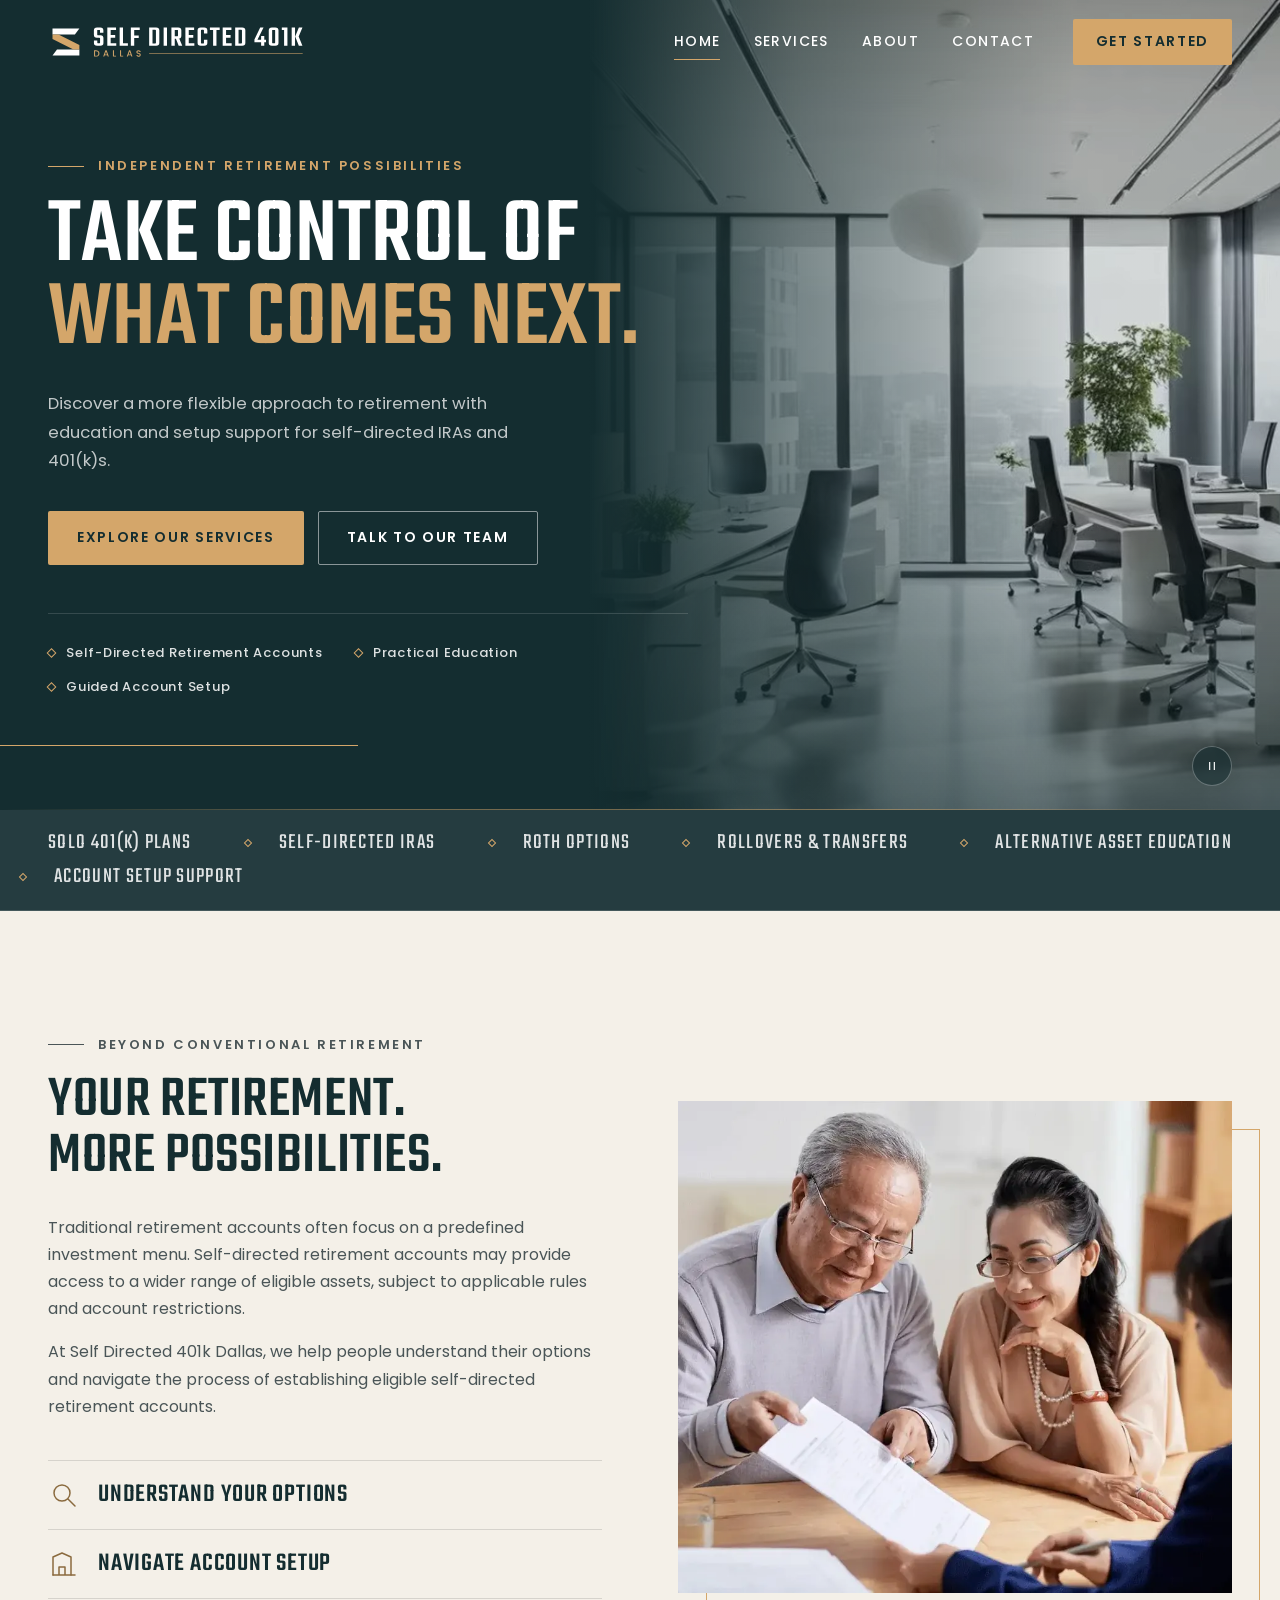
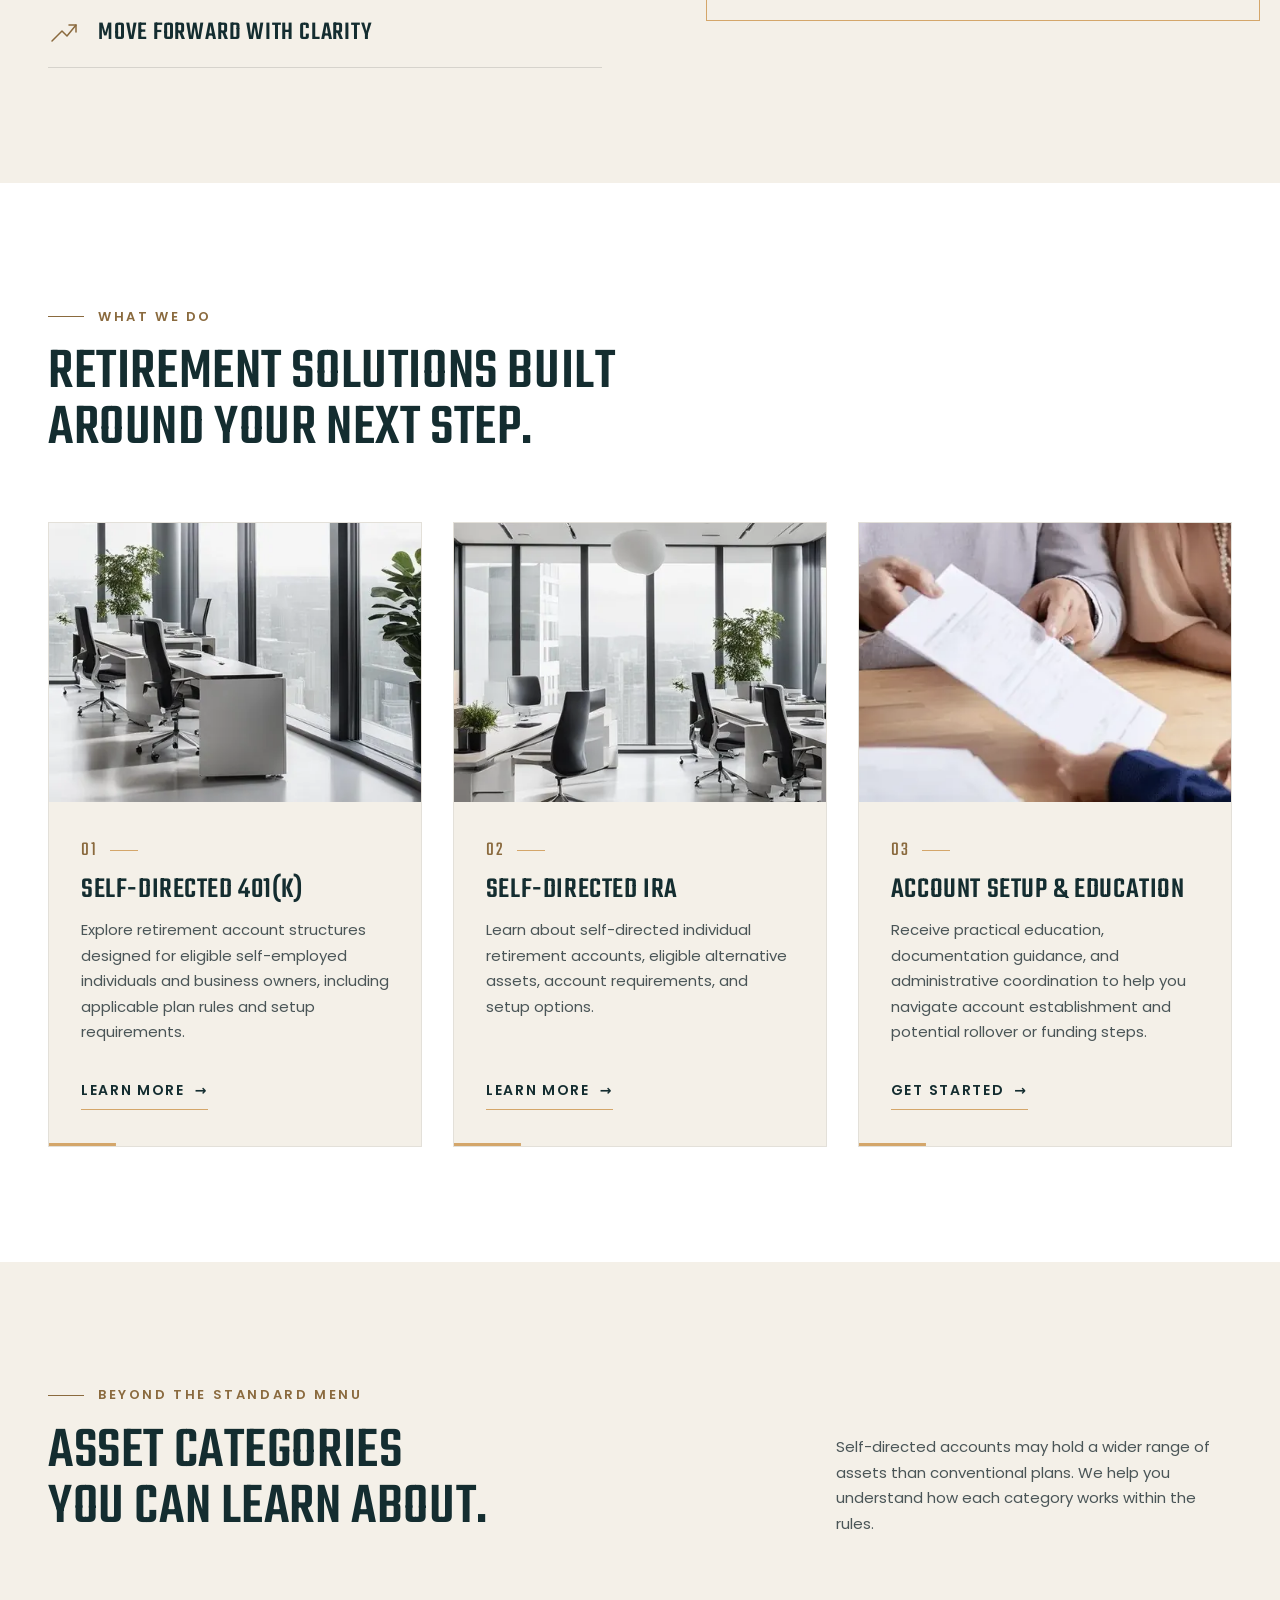
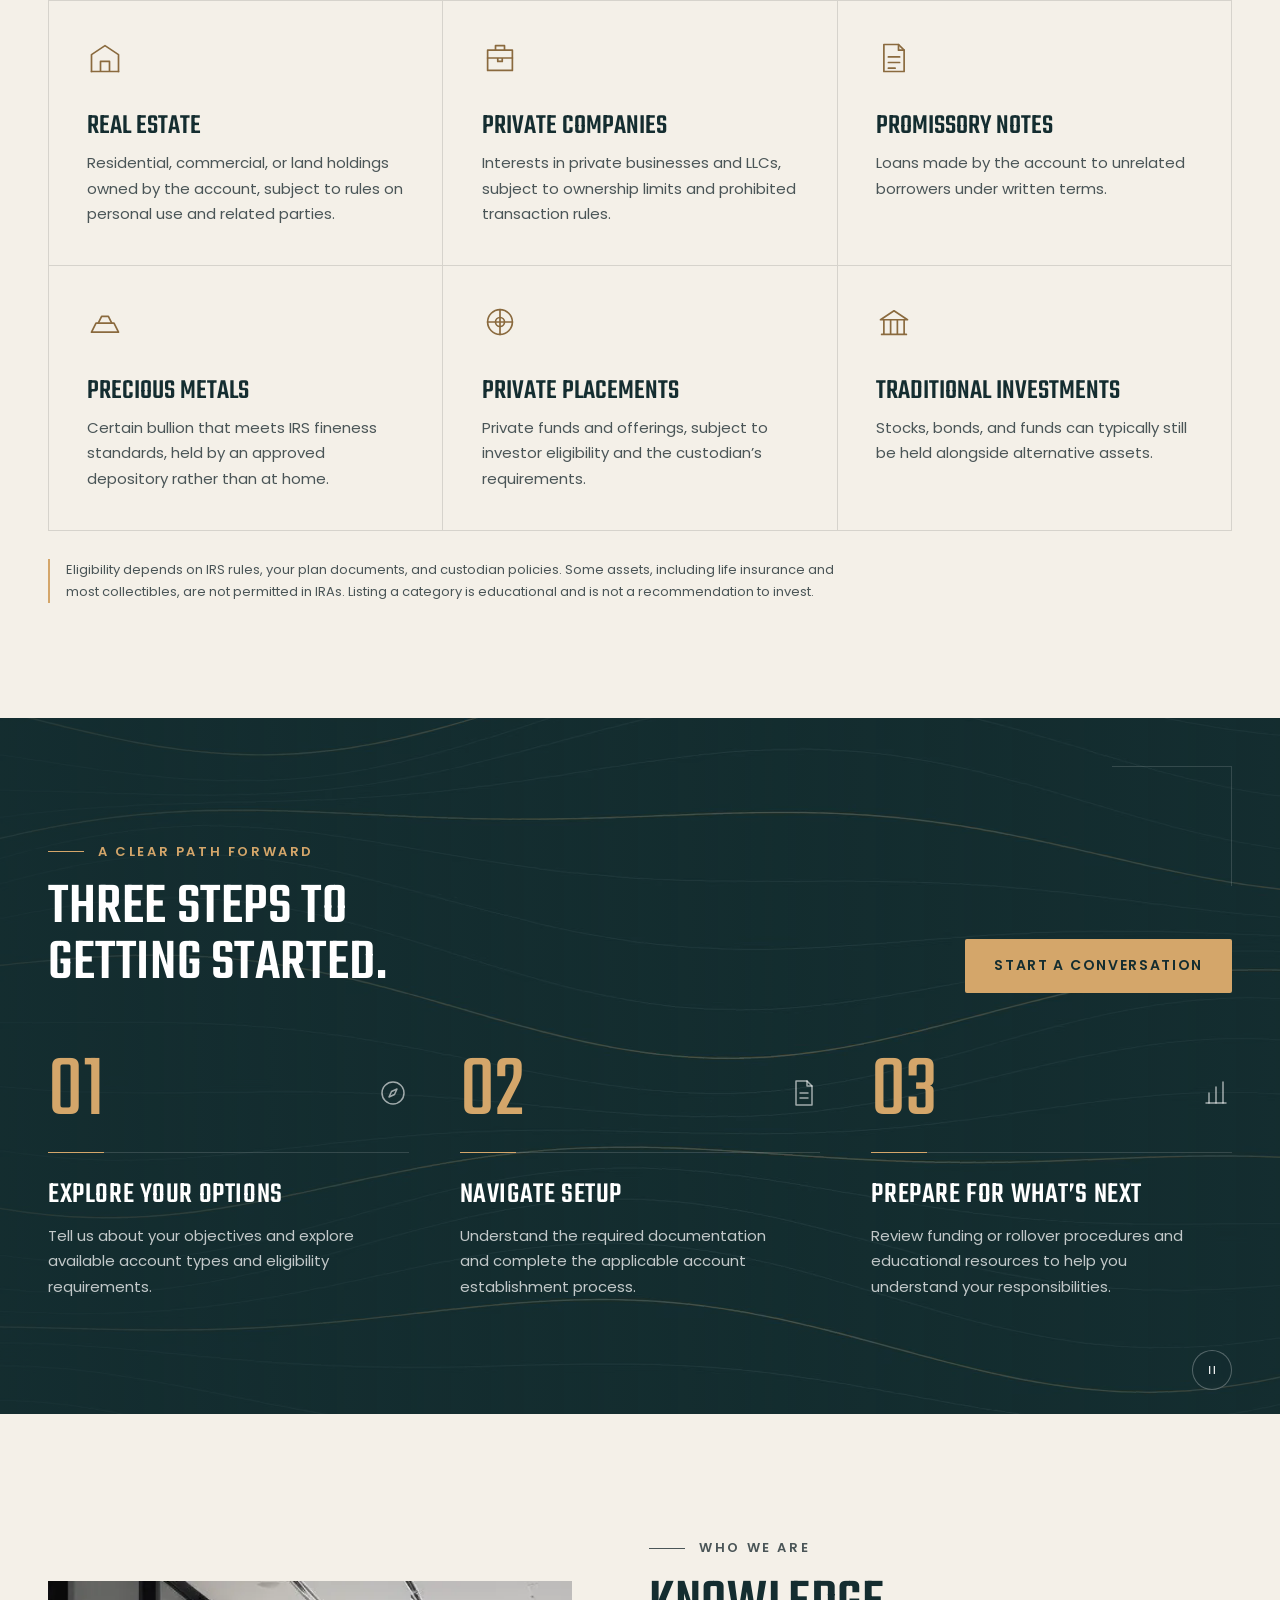
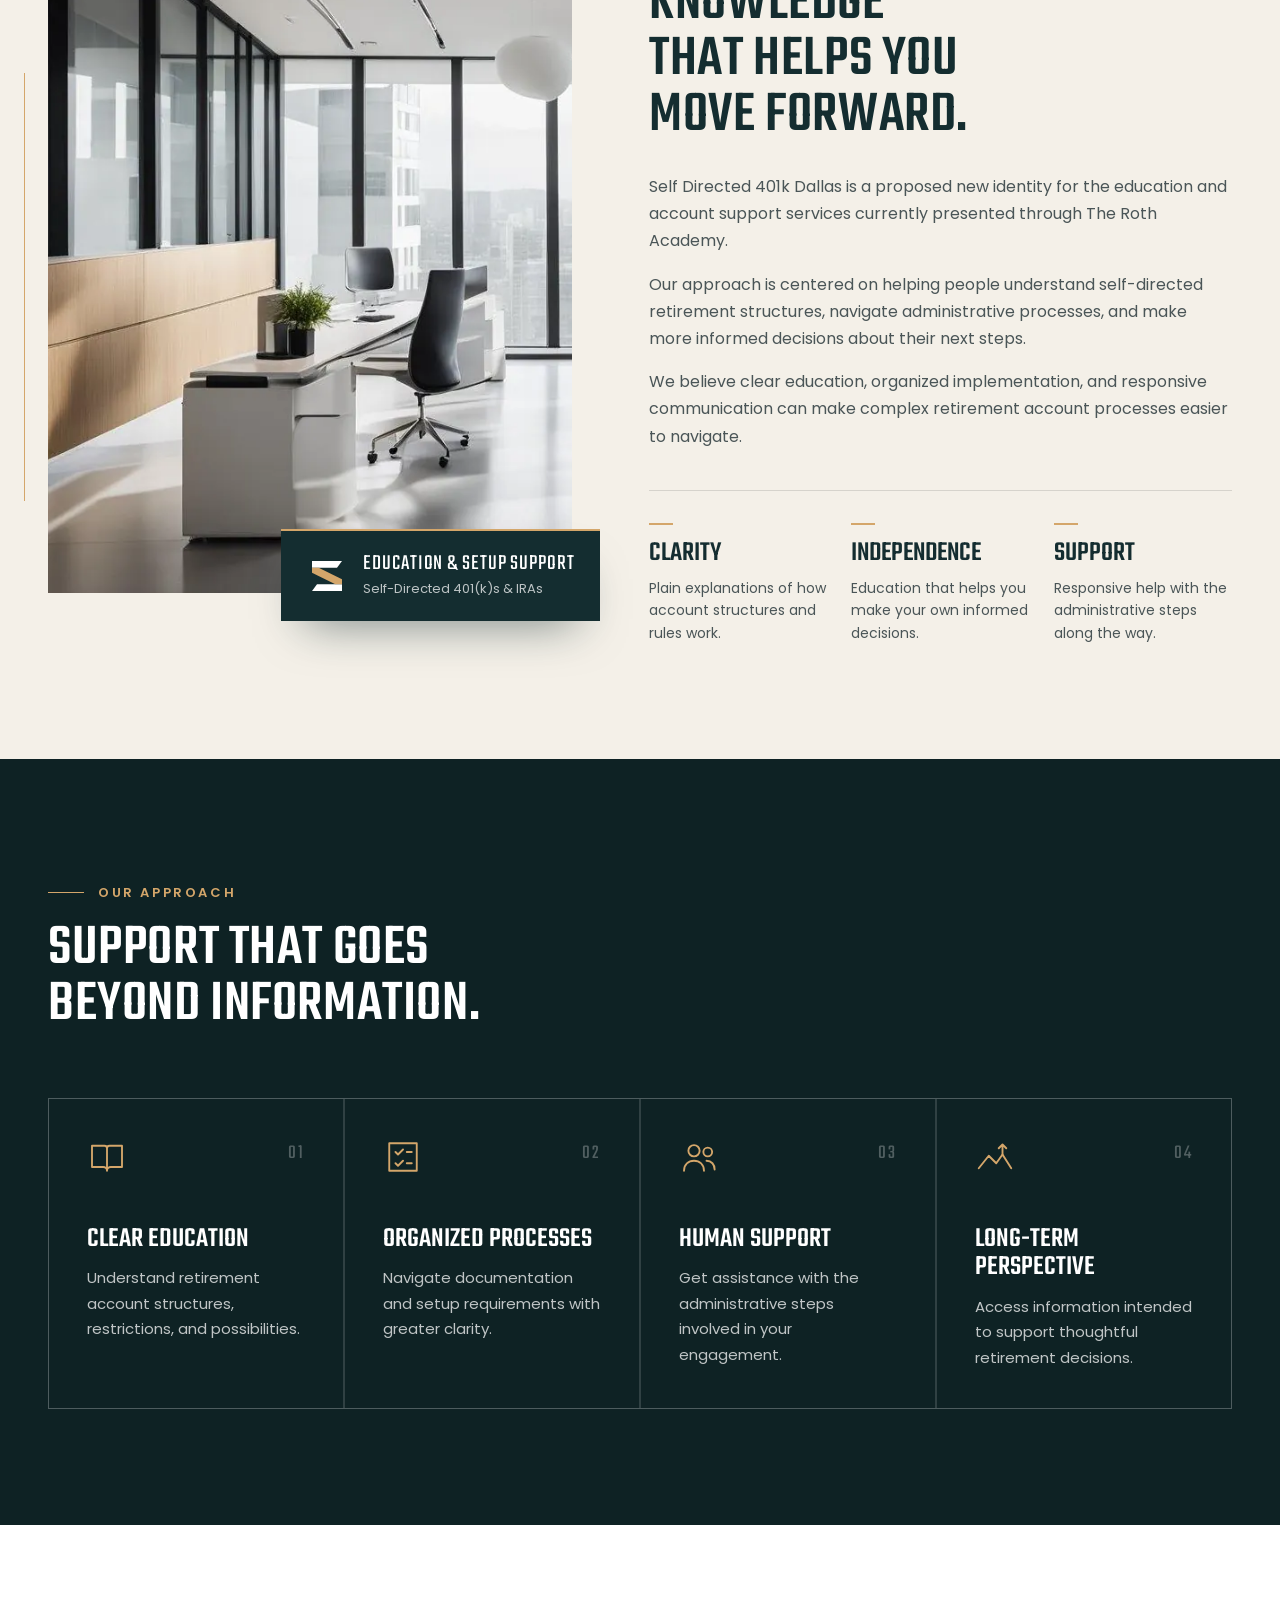
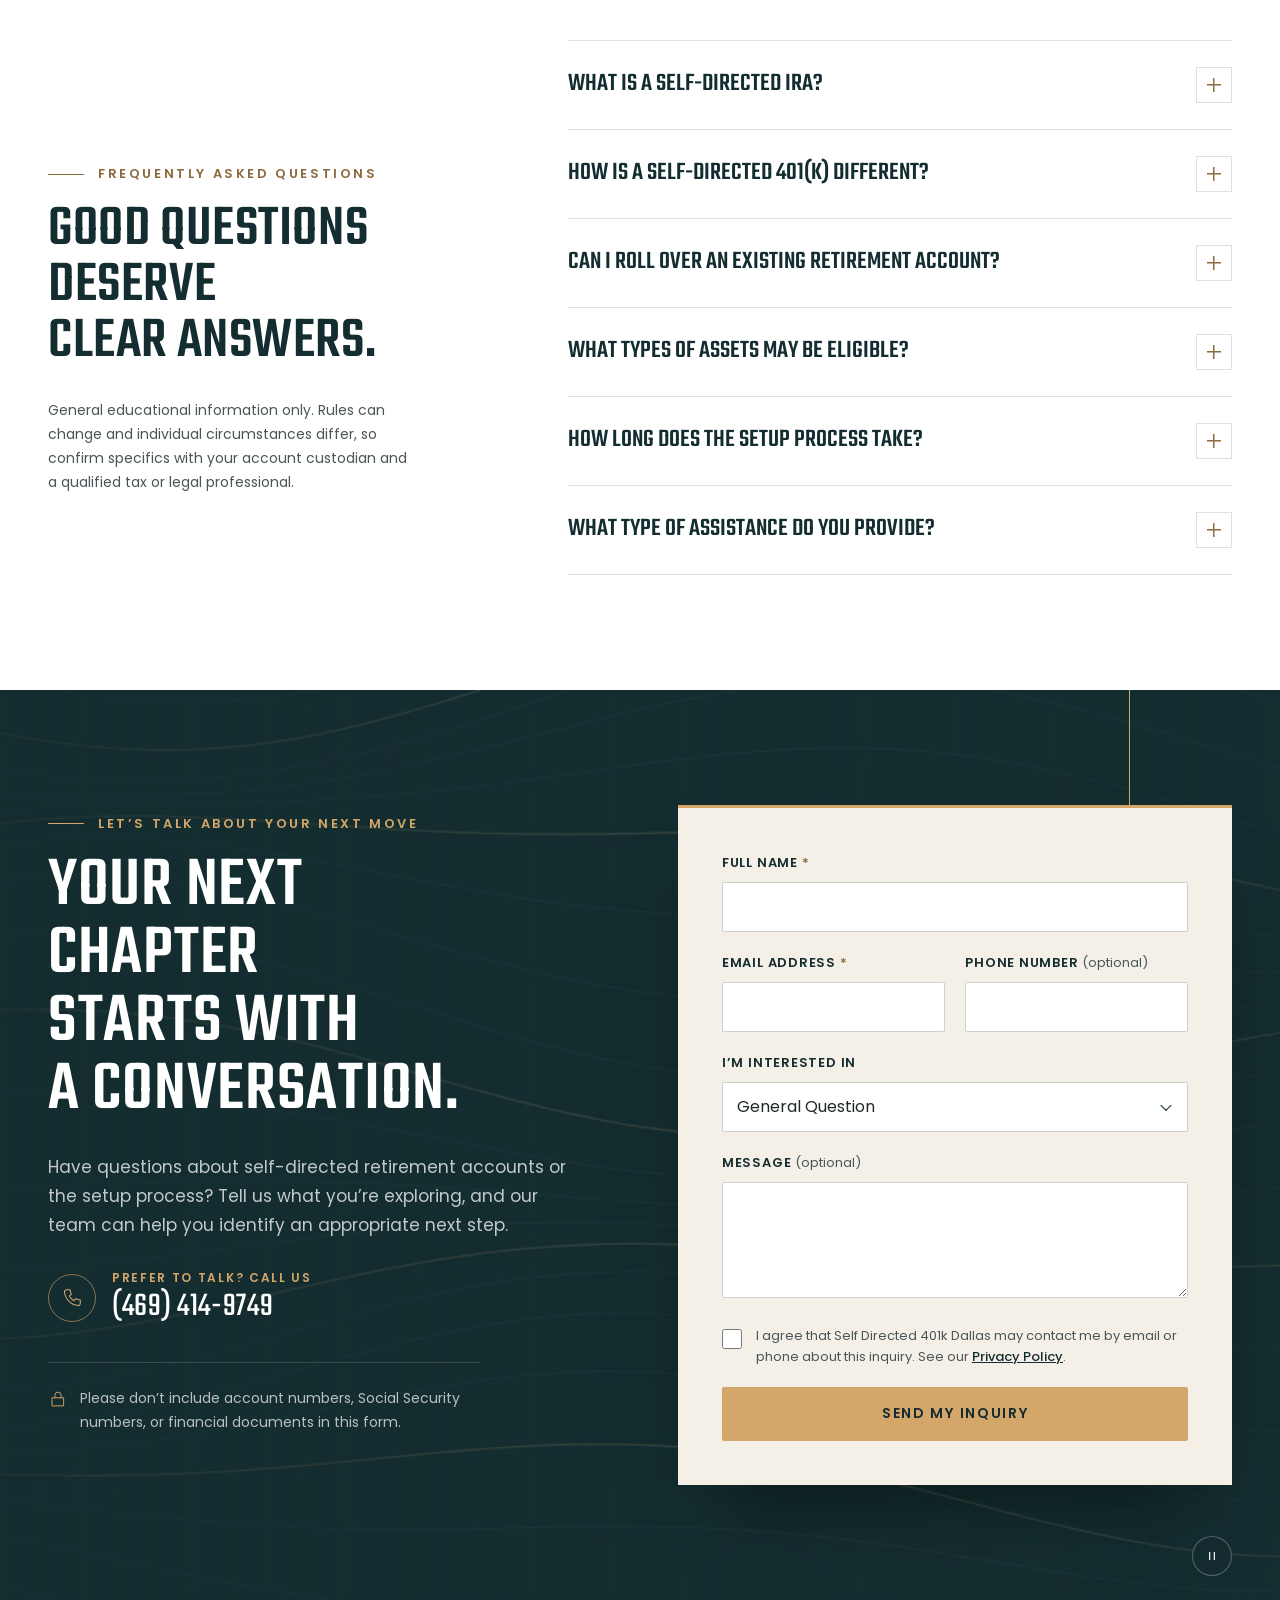
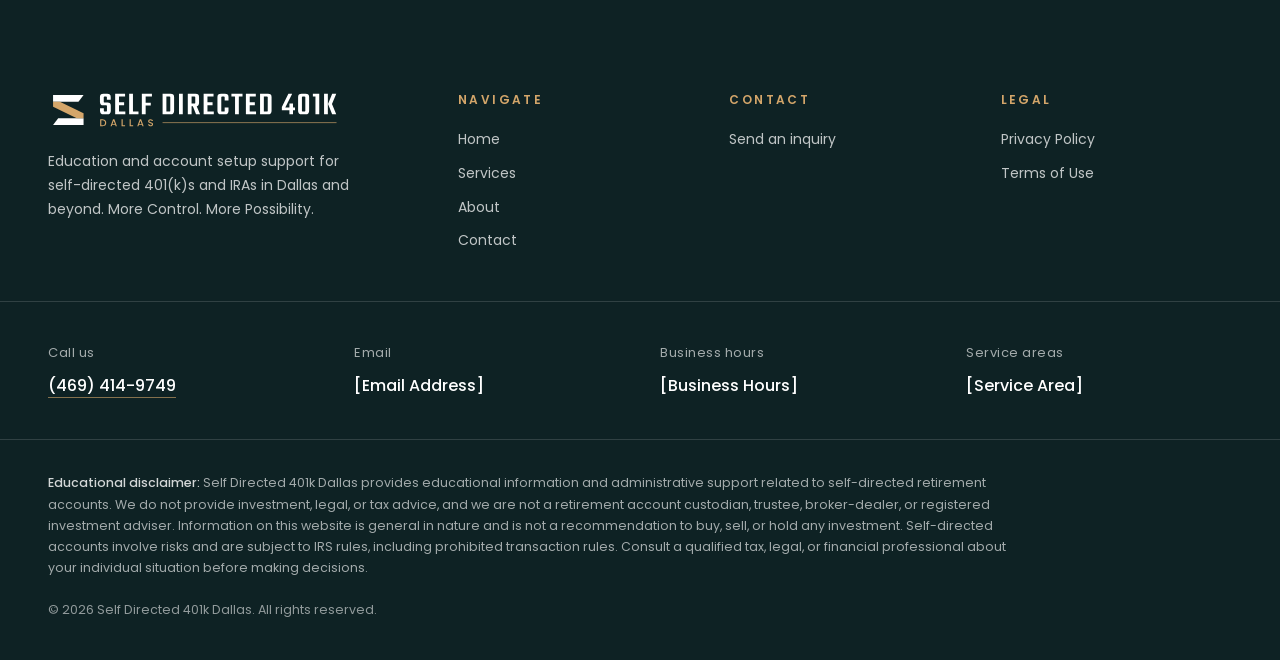
<file: index.html>
<!doctype html>
<html lang="en">
<head>
  <meta charset="utf-8">
  <meta name="viewport" content="width=device-width, initial-scale=1">
  <title>Self Directed 401k Dallas | Self-Directed 401(k) &amp; IRA Education</title>
  <meta name="description" content="Self Directed 401k Dallas offers self-directed 401(k) and IRA education, account setup guidance, and retirement account support.">
  <!-- Production domain: also used in og:url, og:image, schema, robots.txt and sitemap.xml. -->
  <link rel="canonical" href="https://www.selfdirected401kdallas.com/">
  <meta name="theme-color" content="#142D30">
  <meta name="google-site-verification" content="HNfhcEhdzChudDeZ5sgzEIcGx-t43yvfEqRtYs4hG_g">

  <meta property="og:type" content="website">
  <meta property="og:site_name" content="Self Directed 401k Dallas">
  <meta property="og:title" content="Self Directed 401k Dallas | Self-Directed 401(k) &amp; IRA Education">
  <meta property="og:description" content="Self-directed 401(k) and IRA education, account setup guidance, and retirement account support.">
  <meta property="og:url" content="https://www.selfdirected401kdallas.com/">
  <meta property="og:image" content="https://www.selfdirected401kdallas.com/assets/img/og-image.jpg">
  <meta property="og:image:width" content="1200">
  <meta property="og:image:height" content="630">
  <meta property="og:image:alt" content="Self Directed 401k Dallas — More Control. More Possibility.">
  <meta name="twitter:card" content="summary_large_image">

  <link rel="icon" href="/assets/brand/favicon.svg" type="image/svg+xml">
  <link rel="icon" href="/assets/brand/favicon.ico" sizes="32x32">
  <link rel="apple-touch-icon" href="/assets/brand/apple-touch-icon.png">
  <link rel="manifest" href="/site.webmanifest">

  <link rel="preload" href="/assets/fonts/teko-latin-500-normal.woff2" as="font" type="font/woff2" crossorigin>
  <link rel="preload" href="/assets/fonts/poppins-latin-400-normal.woff2" as="font" type="font/woff2" crossorigin>
  <link rel="preload" as="image" href="/assets/img/hero-1216.webp"
        imagesrcset="/assets/img/hero-640.webp 640w, /assets/img/hero-960.webp 960w, /assets/img/hero-1216.webp 1216w"
        imagesizes="(max-width: 900px) 100vw, 50vw" fetchpriority="high">
  <link rel="stylesheet" href="/assets/css/styles.css">

  <!-- Organization schema: add address, telephone and sameAs only once verified. -->
  <script type="application/ld+json">
  {
    "@context": "https://schema.org",
    "@type": "Organization",
    "name": "Self Directed 401k Dallas",
    "slogan": "More Control. More Possibility.",
    "url": "https://www.selfdirected401kdallas.com/",
    "logo": "https://www.selfdirected401kdallas.com/assets/brand/icon-512.png",
    "description": "Education and account setup support for self-directed 401(k)s and IRAs.",
    "telephone": "+1-469-414-9749",
    "areaServed": { "@type": "City", "name": "Dallas" }
  }
  </script>
  <script>document.documentElement.classList.add('js')</script>
  <script src="/assets/js/main.js" defer></script>
</head>
<body>
  <a class="skip-link" href="#main">Skip to content</a>

  <header class="site-header" data-header>
    <div class="container header-inner">
      <a class="brand" href="#home" aria-label="Self Directed 401k Dallas, back to top">
        <img src="/assets/brand/logo-dark-bg.svg" alt="Self Directed 401k Dallas" width="457" height="64">
      </a>

      <nav class="primary-nav" id="primary-nav" aria-label="Primary" data-nav>
        <button class="nav-close" type="button" data-nav-close aria-label="Close menu">
          <svg viewBox="0 0 24 24" aria-hidden="true"><path d="M5 5l14 14M19 5L5 19"/></svg>
        </button>
        <ul>
          <li><a href="#home">Home</a></li>
          <li><a href="#services">Services</a></li>
          <li><a href="#about">About</a></li>
          <li><a href="#contact">Contact</a></li>
        </ul>
        <a class="btn btn-primary nav-cta" href="#contact">Get Started</a>
      </nav>

      <button class="nav-toggle" type="button" aria-controls="primary-nav" aria-expanded="false" data-nav-toggle>
        <span class="visually-hidden">Open menu</span>
        <span class="nav-toggle-bars" aria-hidden="true"><span></span><span></span><span></span></span>
      </button>
    </div>
  </header>

  <main id="main">
    <!-- 1. HERO -->
    <section class="hero section-dark has-video" id="home" aria-labelledby="hero-title">
      <div class="hero-media">
        <img src="/assets/img/hero-1216.webp"
             srcset="/assets/img/hero-640.webp 640w, /assets/img/hero-960.webp 960w, /assets/img/hero-1216.webp 1216w"
             sizes="(max-width: 900px) 100vw, 50vw"
             width="1216" height="832" fetchpriority="high" decoding="async"
             alt="Bright modern office with floor-to-ceiling windows overlooking a city skyline">
        <video class="bg-video" muted loop playsinline preload="none" aria-hidden="true" tabindex="-1" data-bg-video data-webm="/assets/video/hero-loop.webm" data-mp4="/assets/video/hero-loop.mp4"></video>
      </div>
      <span class="geo-line geo-line--hero" aria-hidden="true"></span>
      <button class="video-toggle video-toggle--hero" type="button" data-video-toggle aria-pressed="false">
        <svg class="vt-pause" viewBox="0 0 24 24" aria-hidden="true"><path d="M8 5v14M16 5v14"/></svg>
        <svg class="vt-play" viewBox="0 0 24 24" aria-hidden="true"><path d="M7 4.5l12 7.5-12 7.5z"/></svg>
        <span class="visually-hidden" data-video-label>Pause background video</span>
      </button>
      <div class="container hero-inner">
        <div class="hero-copy">
          <p class="eyebrow">Independent Retirement Possibilities</p>
          <h1 class="hero-title" id="hero-title">Take Control of <span>What Comes Next.</span></h1>
          <p class="hero-lede">Discover a more flexible approach to retirement with education and setup support for self-directed IRAs and 401(k)s.</p>
          <div class="btn-row">
            <a class="btn btn-primary" href="#services">Explore Our Services</a>
            <a class="btn btn-ghost" href="#contact">Talk to Our Team</a>
          </div>
          <ul class="hero-points" aria-label="What we focus on">
            <li>Self-Directed Retirement Accounts</li>
            <li>Practical Education</li>
            <li>Guided Account Setup</li>
          </ul>
        </div>
      </div>
    </section>

    <div class="topic-strip">
      <div class="container">
        <ul class="topic-list" aria-label="Topics we cover">
          <li>Solo 401(k) Plans</li>
          <li>Self-Directed IRAs</li>
          <li>Roth Options</li>
          <li>Rollovers &amp; Transfers</li>
          <li>Alternative Asset Education</li>
          <li>Account Setup Support</li>
        </ul>
      </div>
    </div>

    <!-- 2. INTRODUCTION -->
    <section class="section section-ivory intro" aria-labelledby="intro-title">
      <div class="container split">
        <div class="split-copy reveal">
          <p class="eyebrow eyebrow--dark">Beyond Conventional Retirement</p>
          <h2 class="section-title" id="intro-title">Your Retirement. More Possibilities.</h2>
          <p>Traditional retirement accounts often focus on a predefined investment menu. Self-directed retirement accounts may provide access to a wider range of eligible assets, subject to applicable rules and account restrictions.</p>
          <p>At Self Directed 401k Dallas, we help people understand their options and navigate the process of establishing eligible self-directed retirement accounts.</p>
          <ul class="benefit-list">
            <li>
              <svg class="icon" viewBox="0 0 32 32" aria-hidden="true"><circle cx="14" cy="14" r="8"/><path d="M20 20l7 7"/></svg>
              <span>Understand Your Options</span>
            </li>
            <li>
              <svg class="icon" viewBox="0 0 32 32" aria-hidden="true"><path d="M5 27V9l9-4 9 4v18"/><path d="M5 27h22M11 27v-8h6v8"/></svg>
              <span>Navigate Account Setup</span>
            </li>
            <li>
              <svg class="icon" viewBox="0 0 32 32" aria-hidden="true"><path d="M4 24L14 14l5 5 9-11"/><path d="M21 8h7v7"/></svg>
              <span>Move Forward With Clarity</span>
            </li>
          </ul>
        </div>
        <figure class="framed-media reveal">
          <img src="/assets/img/intro-900.webp"
               srcset="/assets/img/intro-560.webp 560w, /assets/img/intro-900.webp 900w"
               sizes="(max-width: 900px) 100vw, 46vw"
               width="900" height="794" loading="lazy" decoding="async"
               alt="Two people reviewing a document together across a table during a consultation">
        </figure>
      </div>
    </section>

    <!-- 3. SERVICES -->
    <section class="section section-white services" id="services" aria-labelledby="services-title">
      <div class="container">
        <header class="section-head reveal">
          <p class="eyebrow eyebrow--dark">What We Do</p>
          <h2 class="section-title" id="services-title">Retirement Solutions Built Around Your Next Step.</h2>
        </header>

        <div class="card-grid">
          <article class="service-card reveal">
            <div class="service-media">
              <img src="/assets/img/service-401k-626.webp"
                   srcset="/assets/img/service-401k-480.webp 480w, /assets/img/service-401k-626.webp 626w"
                   sizes="(max-width: 700px) 100vw, (max-width: 1100px) 50vw, 33vw"
                   width="626" height="470" loading="lazy" decoding="async"
                   alt="Row of white desks and office chairs in a light-filled corner office">
            </div>
            <div class="service-body">
              <span class="service-index">01</span>
              <h3 class="card-title">Self-Directed 401(k)</h3>
              <p>Explore retirement account structures designed for eligible self-employed individuals and business owners, including applicable plan rules and setup requirements.</p>
              <button class="text-link" type="button" data-dialog-open="detail-401k" aria-haspopup="dialog">Learn More <span aria-hidden="true">&rarr;</span></button>
            </div>
          </article>

          <article class="service-card reveal">
            <div class="service-media">
              <img src="/assets/img/service-ira-600.webp"
                   srcset="/assets/img/service-ira-480.webp 480w, /assets/img/service-ira-600.webp 600w"
                   sizes="(max-width: 700px) 100vw, (max-width: 1100px) 50vw, 33vw"
                   width="600" height="450" loading="lazy" decoding="async"
                   alt="Modern office workspace with ergonomic chairs beside tall city-view windows">
            </div>
            <div class="service-body">
              <span class="service-index">02</span>
              <h3 class="card-title">Self-Directed IRA</h3>
              <p>Learn about self-directed individual retirement accounts, eligible alternative assets, account requirements, and setup options.</p>
              <button class="text-link" type="button" data-dialog-open="detail-ira" aria-haspopup="dialog">Learn More <span aria-hidden="true">&rarr;</span></button>
            </div>
          </article>

          <article class="service-card reveal">
            <div class="service-media">
              <img src="/assets/img/service-setup-640.webp"
                   srcset="/assets/img/service-setup-480.webp 480w, /assets/img/service-setup-640.webp 640w"
                   sizes="(max-width: 700px) 100vw, (max-width: 1100px) 50vw, 33vw"
                   width="640" height="420" loading="lazy" decoding="async"
                   alt="Close-up of hands passing a printed form across a wooden table">
            </div>
            <div class="service-body">
              <span class="service-index">03</span>
              <h3 class="card-title">Account Setup &amp; Education</h3>
              <p>Receive practical education, documentation guidance, and administrative coordination to help you navigate account establishment and potential rollover or funding steps.</p>
              <a class="text-link" href="#contact">Get Started <span aria-hidden="true">&rarr;</span></a>
            </div>
          </article>
        </div>
      </div>
    </section>

    <!-- 3b. ASSET CATEGORIES -->
    <section class="section section-ivory assets" aria-labelledby="assets-title">
      <div class="container">
        <header class="section-head section-head--split reveal">
          <div>
            <p class="eyebrow eyebrow--dark">Beyond the Standard Menu</p>
            <h2 class="section-title" id="assets-title">Asset Categories You Can Learn About.</h2>
          </div>
          <p class="assets-intro">Self-directed accounts may hold a wider range of assets than conventional plans. We help you understand how each category works within the rules.</p>
        </header>
        <div class="asset-grid">
          <div class="asset reveal">
            <svg class="icon" viewBox="0 0 32 32" aria-hidden="true"><path d="M4 28V13l12-8 12 8v15"/><path d="M4 28h24M12 28v-9h8v9"/></svg>
            <h3 class="asset-title">Real Estate</h3>
            <p>Residential, commercial, or land holdings owned by the account, subject to rules on personal use and related parties.</p>
          </div>
          <div class="asset reveal">
            <svg class="icon" viewBox="0 0 32 32" aria-hidden="true"><rect x="5" y="9" width="22" height="18"/><path d="M12 9V5h8v4M5 16h22M14 16v3h4v-3"/></svg>
            <h3 class="asset-title">Private Companies</h3>
            <p>Interests in private businesses and LLCs, subject to ownership limits and prohibited transaction rules.</p>
          </div>
          <div class="asset reveal">
            <svg class="icon" viewBox="0 0 32 32" aria-hidden="true"><path d="M7 4h13l5 5v19H7z"/><path d="M20 4v5h5M11 15h10M11 20h10M11 25h6"/></svg>
            <h3 class="asset-title">Promissory Notes</h3>
            <p>Loans made by the account to unrelated borrowers under written terms.</p>
          </div>
          <div class="asset reveal">
            <svg class="icon" viewBox="0 0 32 32" aria-hidden="true"><path d="M4 25l4-8h16l4 8z"/><path d="M10 17l3-6h6l3 6"/></svg>
            <h3 class="asset-title">Precious Metals</h3>
            <p>Certain bullion that meets IRS fineness standards, held by an approved depository rather than at home.</p>
          </div>
          <div class="asset reveal">
            <svg class="icon" viewBox="0 0 32 32" aria-hidden="true"><circle cx="16" cy="16" r="11"/><path d="M16 5v22M5 16h22"/><circle cx="16" cy="16" r="4"/></svg>
            <h3 class="asset-title">Private Placements</h3>
            <p>Private funds and offerings, subject to investor eligibility and the custodian’s requirements.</p>
          </div>
          <div class="asset reveal">
            <svg class="icon" viewBox="0 0 32 32" aria-hidden="true"><path d="M5 27h22M7 27V14M13 27V14M19 27V14M25 27V14M4 14l12-8 12 8z"/></svg>
            <h3 class="asset-title">Traditional Investments</h3>
            <p>Stocks, bonds, and funds can typically still be held alongside alternative assets.</p>
          </div>
        </div>
        <p class="assets-note">Eligibility depends on IRS rules, your plan documents, and custodian policies. Some assets, including life insurance and most collectibles, are not permitted in IRAs. Listing a category is educational and is not a recommendation to invest.</p>
      </div>
    </section>

    <!-- 4. HOW IT WORKS -->
    <section class="section section-dark process has-video" aria-labelledby="process-title">
      <div class="section-video" aria-hidden="true"><video class="bg-video" muted loop playsinline preload="none" aria-hidden="true" tabindex="-1" data-bg-video data-webm="/assets/video/contours-loop.webm" data-mp4="/assets/video/contours-loop.mp4"></video></div>
      <span class="geo-corner" aria-hidden="true"></span>
      <button class="video-toggle" type="button" data-video-toggle aria-pressed="false">
        <svg class="vt-pause" viewBox="0 0 24 24" aria-hidden="true"><path d="M8 5v14M16 5v14"/></svg>
        <svg class="vt-play" viewBox="0 0 24 24" aria-hidden="true"><path d="M7 4.5l12 7.5-12 7.5z"/></svg>
        <span class="visually-hidden" data-video-label>Pause background video</span>
      </button>
      <div class="container">
        <header class="section-head section-head--split reveal">
          <div>
            <p class="eyebrow">A Clear Path Forward</p>
            <h2 class="section-title" id="process-title">Three Steps to Getting Started.</h2>
          </div>
          <a class="btn btn-primary" href="#contact">Start a Conversation</a>
        </header>

        <ol class="steps">
          <li class="step reveal">
            <div class="step-top">
              <span class="step-num" aria-hidden="true">01</span>
              <svg class="icon" viewBox="0 0 32 32" aria-hidden="true"><circle cx="16" cy="16" r="11"/><path d="M20 12l-2.5 5.5L12 20l2.5-5.5z"/></svg>
            </div>
            <h3 class="card-title">Explore Your Options</h3>
            <p>Tell us about your objectives and explore available account types and eligibility requirements.</p>
          </li>
          <li class="step reveal">
            <div class="step-top">
              <span class="step-num" aria-hidden="true">02</span>
              <svg class="icon" viewBox="0 0 32 32" aria-hidden="true"><path d="M8 4h11l5 5v19H8z"/><path d="M19 4v5h5M12 16h8M12 21h8"/></svg>
            </div>
            <h3 class="card-title">Navigate Setup</h3>
            <p>Understand the required documentation and complete the applicable account establishment process.</p>
          </li>
          <li class="step reveal">
            <div class="step-top">
              <span class="step-num" aria-hidden="true">03</span>
              <svg class="icon" viewBox="0 0 32 32" aria-hidden="true"><path d="M6 26h20"/><path d="M9 26V16M16 26V10M23 26V5"/></svg>
            </div>
            <h3 class="card-title">Prepare for What&rsquo;s Next</h3>
            <p>Review funding or rollover procedures and educational resources to help you understand your responsibilities.</p>
          </li>
        </ol>
      </div>
    </section>

    <!-- 5. ABOUT -->
    <section class="section section-ivory about" id="about" aria-labelledby="about-title">
      <div class="container split split--reverse">
        <figure class="about-media reveal">
          <!-- Replace with an approved team or founder photograph when available. -->
          <img src="/assets/img/about-600.webp"
               srcset="/assets/img/about-480.webp 480w, /assets/img/about-600.webp 600w"
               sizes="(max-width: 900px) 100vw, 42vw"
               width="600" height="682" loading="lazy" decoding="async"
               alt="Minimal office interior with warm wood paneling, a white desk and city light">
          <span class="about-media-line" aria-hidden="true"></span>
          <div class="about-badge" aria-hidden="true">
            <img src="/assets/brand/icon-light.svg" alt="" width="40" height="40">
            <p><span>Education &amp; Setup Support</span>Self-Directed 401(k)s &amp; IRAs</p>
          </div>
        </figure>
        <div class="split-copy reveal">
          <p class="eyebrow eyebrow--dark">Who We Are</p>
          <h2 class="section-title" id="about-title">Knowledge That Helps You Move Forward.</h2>
          <p>Self Directed 401k Dallas is a proposed new identity for the education and account support services currently presented through The Roth Academy.</p>
          <p>Our approach is centered on helping people understand self-directed retirement structures, navigate administrative processes, and make more informed decisions about their next steps.</p>
          <p>We believe clear education, organized implementation, and responsive communication can make complex retirement account processes easier to navigate.</p>
          <dl class="principles">
            <div><dt>Clarity</dt><dd>Plain explanations of how account structures and rules work.</dd></div>
            <div><dt>Independence</dt><dd>Education that helps you make your own informed decisions.</dd></div>
            <div><dt>Support</dt><dd>Responsive help with the administrative steps along the way.</dd></div>
          </dl>
        </div>
      </div>
    </section>

    <!-- 6. OUR APPROACH -->
    <section class="section section-dark why" aria-labelledby="why-title">
      <div class="container">
        <header class="section-head reveal">
          <p class="eyebrow">Our Approach</p>
          <h2 class="section-title" id="why-title">Support That Goes Beyond Information.</h2>
        </header>
        <div class="feature-grid">
          <div class="feature reveal">
            <svg class="icon" viewBox="0 0 32 32" aria-hidden="true"><path d="M4 7h10a2 2 0 012 2v18a3 3 0 00-3-3H4zM28 7H18a2 2 0 00-2 2v18a3 3 0 013-3h9z"/></svg>
            <h3 class="feature-title">Clear Education</h3>
            <p>Understand retirement account structures, restrictions, and possibilities.</p>
          </div>
          <div class="feature reveal">
            <svg class="icon" viewBox="0 0 32 32" aria-hidden="true"><rect x="5" y="5" width="22" height="22"/><path d="M10 12l2 2 4-4M10 21l2 2 4-4M19 12h4M19 21h4"/></svg>
            <h3 class="feature-title">Organized Processes</h3>
            <p>Navigate documentation and setup requirements with greater clarity.</p>
          </div>
          <div class="feature reveal">
            <svg class="icon" viewBox="0 0 32 32" aria-hidden="true"><circle cx="12" cy="11" r="4.5"/><path d="M4 27c0-5 3.5-8 8-8s8 3 8 8"/><circle cx="23" cy="12" r="3.5"/><path d="M22 19c4 0 6.5 3 6.5 7"/></svg>
            <h3 class="feature-title">Human Support</h3>
            <p>Get assistance with the administrative steps involved in your engagement.</p>
          </div>
          <div class="feature reveal">
            <svg class="icon" viewBox="0 0 32 32" aria-hidden="true"><path d="M3 25l8-10 6 6 5-7 7 11"/><path d="M22 6v8M19 9l3-3 3 3"/></svg>
            <h3 class="feature-title">Long-Term Perspective</h3>
            <p>Access information intended to support thoughtful retirement decisions.</p>
          </div>
        </div>
      </div>
    </section>

    <!-- 7. FAQ -->
    <section class="section section-white faq" aria-labelledby="faq-title">
      <div class="container faq-layout">
        <header class="section-head reveal">
          <p class="eyebrow eyebrow--dark">Frequently Asked Questions</p>
          <h2 class="section-title" id="faq-title">Good Questions Deserve Clear Answers.</h2>
          <p class="faq-note">General educational information only. Rules can change and individual circumstances differ, so confirm specifics with your account custodian and a qualified tax or legal professional.</p>
        </header>

        <div class="accordion reveal">
          <details class="faq-item">
            <summary><span>What is a self-directed IRA?</span></summary>
            <div class="faq-body">
              <p>A self-directed IRA is an individual retirement account held with a custodian or trustee that permits a broader range of investments than the stocks, bonds, and funds typically offered by conventional providers. The same general IRA rules still apply, including contribution limits, distribution rules, and prohibited transaction rules. The account holder is generally responsible for choosing and evaluating investments.</p>
            </div>
          </details>
          <details class="faq-item">
            <summary><span>How is a self-directed 401(k) different?</span></summary>
            <div class="faq-body">
              <p>A self-directed 401(k), often called a solo 401(k), is an employer-sponsored plan generally available to self-employed individuals and business owners with no eligible full-time employees other than a spouse. Unlike an IRA, it is a qualified plan with its own plan document, contribution structure, and administrative and reporting obligations. Eligibility and features depend on your circumstances and the plan&rsquo;s terms.</p>
            </div>
          </details>
          <details class="faq-item">
            <summary><span>Can I roll over an existing retirement account?</span></summary>
            <div class="faq-body">
              <p>Many existing retirement accounts can be moved into a self-directed account through a direct rollover or a trustee-to-trustee transfer, but eligibility depends on the type of account, your current plan&rsquo;s rules, and your employment status. Indirect rollovers are subject to timing limits and other restrictions. Because the tax treatment of a rollover depends on your situation, review it with a qualified tax professional before you move funds.</p>
            </div>
          </details>
          <details class="faq-item">
            <summary><span>What types of assets may be eligible?</span></summary>
            <div class="faq-body">
              <p>Depending on the custodian or plan, self-directed accounts may hold assets such as real estate, private company interests, promissory notes, and certain precious metals, in addition to traditional investments. Some assets are not permitted&mdash;for example, life insurance and most collectibles cannot be held in an IRA&mdash;and transactions involving yourself or other disqualified persons are restricted. Each custodian may also set its own limits on what it will hold.</p>
            </div>
          </details>
          <details class="faq-item">
            <summary><span>How long does the setup process take?</span></summary>
            <div class="faq-body">
              <p>Timing varies by provider, documentation, and circumstances. Factors include how quickly account paperwork is completed, the custodian&rsquo;s or plan provider&rsquo;s processing times, and&mdash;if funds are being moved&mdash;how long the current provider takes to release them. We can help you understand the steps involved so you know what to expect.</p>
            </div>
          </details>
          <details class="faq-item">
            <summary><span>What type of assistance do you provide?</span></summary>
            <div class="faq-body">
              <p>We provide education about self-directed retirement account structures, guidance on the documentation involved, and administrative coordination to help you navigate account establishment and potential rollover or funding steps. We do not provide investment, legal, or tax advice, and we are not a retirement account custodian.</p>
            </div>
          </details>
        </div>
      </div>
    </section>

    <!-- 8. CONTACT -->
    <section class="section section-dark contact has-video" id="contact" aria-labelledby="contact-title">
      <div class="section-video" aria-hidden="true"><video class="bg-video" muted loop playsinline preload="none" aria-hidden="true" tabindex="-1" data-bg-video data-webm="/assets/video/contours-loop.webm" data-mp4="/assets/video/contours-loop.mp4"></video></div>
      <button class="video-toggle" type="button" data-video-toggle aria-pressed="false">
        <svg class="vt-pause" viewBox="0 0 24 24" aria-hidden="true"><path d="M8 5v14M16 5v14"/></svg>
        <svg class="vt-play" viewBox="0 0 24 24" aria-hidden="true"><path d="M7 4.5l12 7.5-12 7.5z"/></svg>
        <span class="visually-hidden" data-video-label>Pause background video</span>
      </button>
      <span class="geo-line geo-line--contact" aria-hidden="true"></span>
      <div class="container contact-layout">
        <div class="contact-copy reveal">
          <p class="eyebrow">Let&rsquo;s Talk About Your Next Move</p>
          <h2 class="section-title section-title--xl" id="contact-title">Your Next Chapter Starts With a Conversation.</h2>
          <p class="contact-lede">Have questions about self-directed retirement accounts or the setup process? Tell us what you&rsquo;re exploring, and our team can help you identify an appropriate next step.</p>
          <a class="contact-phone" href="tel:+14694149749">
            <svg class="icon" viewBox="0 0 32 32" aria-hidden="true"><path d="M8 4h5l2 7-3 2a16 16 0 007 7l2-3 7 2v5a3 3 0 01-3 3A22 22 0 015 7a3 3 0 013-3z"/></svg>
            <span><small>Prefer to talk? Call us</small>(469) 414-9749</span>
          </a>
          <p class="contact-safety">
            <svg class="icon icon--sm" viewBox="0 0 32 32" aria-hidden="true"><rect x="7" y="14" width="18" height="13"/><path d="M11 14V10a5 5 0 0110 0v4"/></svg>
            Please don&rsquo;t include account numbers, Social Security numbers, or financial documents in this form.
          </p>
        </div>

        <div class="form-card reveal">
          <form class="contact-form" action="/api/contact" method="post" novalidate data-contact-form>
            <div class="field">
              <label for="cf-name">Full Name <span class="req" aria-hidden="true">*</span></label>
              <input id="cf-name" name="name" type="text" autocomplete="name" required maxlength="100" aria-describedby="cf-name-err">
              <p class="field-error" id="cf-name-err" data-error-for="name"></p>
            </div>
            <div class="field-row">
              <div class="field">
                <label for="cf-email">Email Address <span class="req" aria-hidden="true">*</span></label>
                <input id="cf-email" name="email" type="email" autocomplete="email" required maxlength="254" aria-describedby="cf-email-err">
                <p class="field-error" id="cf-email-err" data-error-for="email"></p>
              </div>
              <div class="field">
                <label for="cf-phone">Phone Number <span class="optional">(optional)</span></label>
                <input id="cf-phone" name="phone" type="tel" autocomplete="tel" maxlength="30" aria-describedby="cf-phone-err">
                <p class="field-error" id="cf-phone-err" data-error-for="phone"></p>
              </div>
            </div>
            <div class="field">
              <label for="cf-interest">I&rsquo;m Interested In</label>
              <div class="select-wrap">
                <select id="cf-interest" name="interest">
                  <option>Self-Directed IRA</option>
                  <option>Self-Directed 401(k)</option>
                  <option>Account Setup</option>
                  <option selected>General Question</option>
                </select>
              </div>
            </div>
            <div class="field">
              <label for="cf-message">Message <span class="optional">(optional)</span></label>
              <textarea id="cf-message" name="message" rows="4" maxlength="2000" aria-describedby="cf-message-err"></textarea>
              <p class="field-error" id="cf-message-err" data-error-for="message"></p>
            </div>

            <!-- Spam protection: honeypot field (hidden from people) plus a minimum fill time. -->
            <div class="hp" aria-hidden="true">
              <label for="cf-website">Leave this field empty</label>
              <input id="cf-website" name="website" type="text" tabindex="-1" autocomplete="off">
            </div>
            <input type="hidden" name="started" value="" data-started>

            <div class="field field--check">
              <input id="cf-consent" name="consent" type="checkbox" value="yes" required aria-describedby="cf-consent-err">
              <label for="cf-consent">I agree that Self Directed 401k Dallas may contact me by email or phone about this inquiry. See our <a href="/privacy">Privacy Policy</a>.</label>
              <p class="field-error" id="cf-consent-err" data-error-for="consent"></p>
            </div>

            <button class="btn btn-primary btn-block" type="submit" data-submit>Send My Inquiry</button>
            <p class="form-status" role="status" aria-live="polite" data-form-status></p>
            <p class="form-fallback form-fallback--ok" id="inquiry-sent">Thank you for reaching out. Your inquiry has been received.</p>
            <p class="form-fallback form-fallback--err" id="inquiry-error">We couldn&rsquo;t send your inquiry. Please check the form and try again.</p>
          </form>
        </div>
      </div>
    </section>
  </main>

  <!-- 9. FOOTER -->
  <footer class="site-footer">
    <div class="container footer-grid">
      <div class="footer-brand">
        <img src="/assets/brand/logo-dark-bg.svg" alt="Self Directed 401k Dallas" width="457" height="64" loading="lazy">
        <p>Education and account setup support for self-directed 401(k)s and IRAs in Dallas and beyond. More Control. More Possibility.</p>
      </div>
      <nav class="footer-col" aria-label="Footer">
        <h2 class="footer-heading">Navigate</h2>
        <ul>
          <li><a href="#home">Home</a></li>
          <li><a href="#services">Services</a></li>
          <li><a href="#about">About</a></li>
          <li><a href="#contact">Contact</a></li>
        </ul>
      </nav>
      <div class="footer-col">
        <h2 class="footer-heading">Contact</h2>
        <ul>
          <li><a href="#contact">Send an inquiry</a></li>
        </ul>
      </div>
      <div class="footer-col">
        <h2 class="footer-heading">Legal</h2>
        <ul>
          <li><a href="/privacy">Privacy Policy</a></li>
          <li><a href="/terms">Terms of Use</a></li>
        </ul>
      </div>
    </div>
    <!-- Business info. Replace each [placeholder] with verified details that match the Google Business Profile exactly.
         When filled in, turn phone/email into links: <a href="tel:+12145550000">…</a> and <a href="mailto:…">…</a>. -->
    <div class="container footer-info">
      <dl class="info-grid">
        <div class="info-item">
          <dt>Call us</dt>
          <dd><a href="tel:+14694149749">(469) 414-9749</a></dd>
        </div>
        <div class="info-item">
          <dt>Email</dt>
          <dd>[Email Address]</dd>
        </div>
        <div class="info-item">
          <dt>Business hours</dt>
          <dd>[Business Hours]</dd>
        </div>
        <div class="info-item">
          <dt>Service areas</dt>
          <dd>[Service Area]</dd>
        </div>
      </dl>
    </div>
    <div class="container footer-legal">
      <p class="disclaimer"><strong>Educational disclaimer:</strong> Self Directed 401k Dallas provides educational information and administrative support related to self-directed retirement accounts. We do not provide investment, legal, or tax advice, and we are not a retirement account custodian, trustee, broker-dealer, or registered investment adviser. Information on this website is general in nature and is not a recommendation to buy, sell, or hold any investment. Self-directed accounts involve risks and are subject to IRS rules, including prohibited transaction rules. Consult a qualified tax, legal, or financial professional about your individual situation before making decisions.</p>
      <p class="copyright">&copy; <span data-year>2026</span> Self Directed 401k Dallas. All rights reserved.</p>
    </div>
  </footer>

  <!-- Service detail panels (opened by "Learn More") -->
  <dialog class="detail-dialog" id="detail-ira" aria-labelledby="detail-ira-title">
    <div class="dialog-inner">
      <button class="dialog-close" type="button" data-dialog-close aria-label="Close">
        <svg viewBox="0 0 24 24" aria-hidden="true"><path d="M5 5l14 14M19 5L5 19"/></svg>
      </button>
      <p class="eyebrow eyebrow--dark">Service Detail</p>
      <h2 class="dialog-title" id="detail-ira-title">Self-Directed IRA</h2>
      <p>A self-directed IRA is held by a custodian or trustee that permits alternative assets in addition to conventional investments. It can be structured as a traditional or Roth IRA, and the usual IRA contribution, distribution, and tax rules continue to apply.</p>
      <h3>What we help you understand</h3>
      <ul class="check-list">
        <li>How self-directed IRAs differ from conventional IRAs</li>
        <li>Categories of alternative assets that custodians may permit</li>
        <li>Prohibited transaction and disqualified person rules at a general level</li>
        <li>Account requirements, documentation, and the setup sequence</li>
        <li>Options for funding through contributions, transfers, or rollovers</li>
      </ul>
      <p class="dialog-note">We do not select investments, hold assets, or provide tax or legal advice.</p>
      <a class="btn btn-primary" href="#contact" data-dialog-close>Talk to Our Team</a>
    </div>
  </dialog>

  <dialog class="detail-dialog" id="detail-401k" aria-labelledby="detail-401k-title">
    <div class="dialog-inner">
      <button class="dialog-close" type="button" data-dialog-close aria-label="Close">
        <svg viewBox="0 0 24 24" aria-hidden="true"><path d="M5 5l14 14M19 5L5 19"/></svg>
      </button>
      <p class="eyebrow eyebrow--dark">Service Detail</p>
      <h2 class="dialog-title" id="detail-401k-title">Self-Directed 401(k)</h2>
      <p>A self-directed or solo 401(k) is a qualified retirement plan generally designed for self-employed individuals and business owners without eligible full-time employees other than a spouse. It is established by the business and governed by a written plan document.</p>
      <h3>What we help you understand</h3>
      <ul class="check-list">
        <li>Eligibility considerations for self-employed individuals and owners</li>
        <li>How plan structure and contribution types work at a general level</li>
        <li>Plan rules, ongoing administrative duties, and reporting obligations</li>
        <li>Documentation and steps involved in establishing the plan</li>
        <li>Moving eligible existing retirement funds into the plan</li>
      </ul>
      <p class="dialog-note">Eligibility and plan features depend on your circumstances. Confirm specifics with a qualified tax professional.</p>
      <a class="btn btn-primary" href="#contact" data-dialog-close>Talk to Our Team</a>
    </div>
  </dialog>
</body>
</html>
</file>
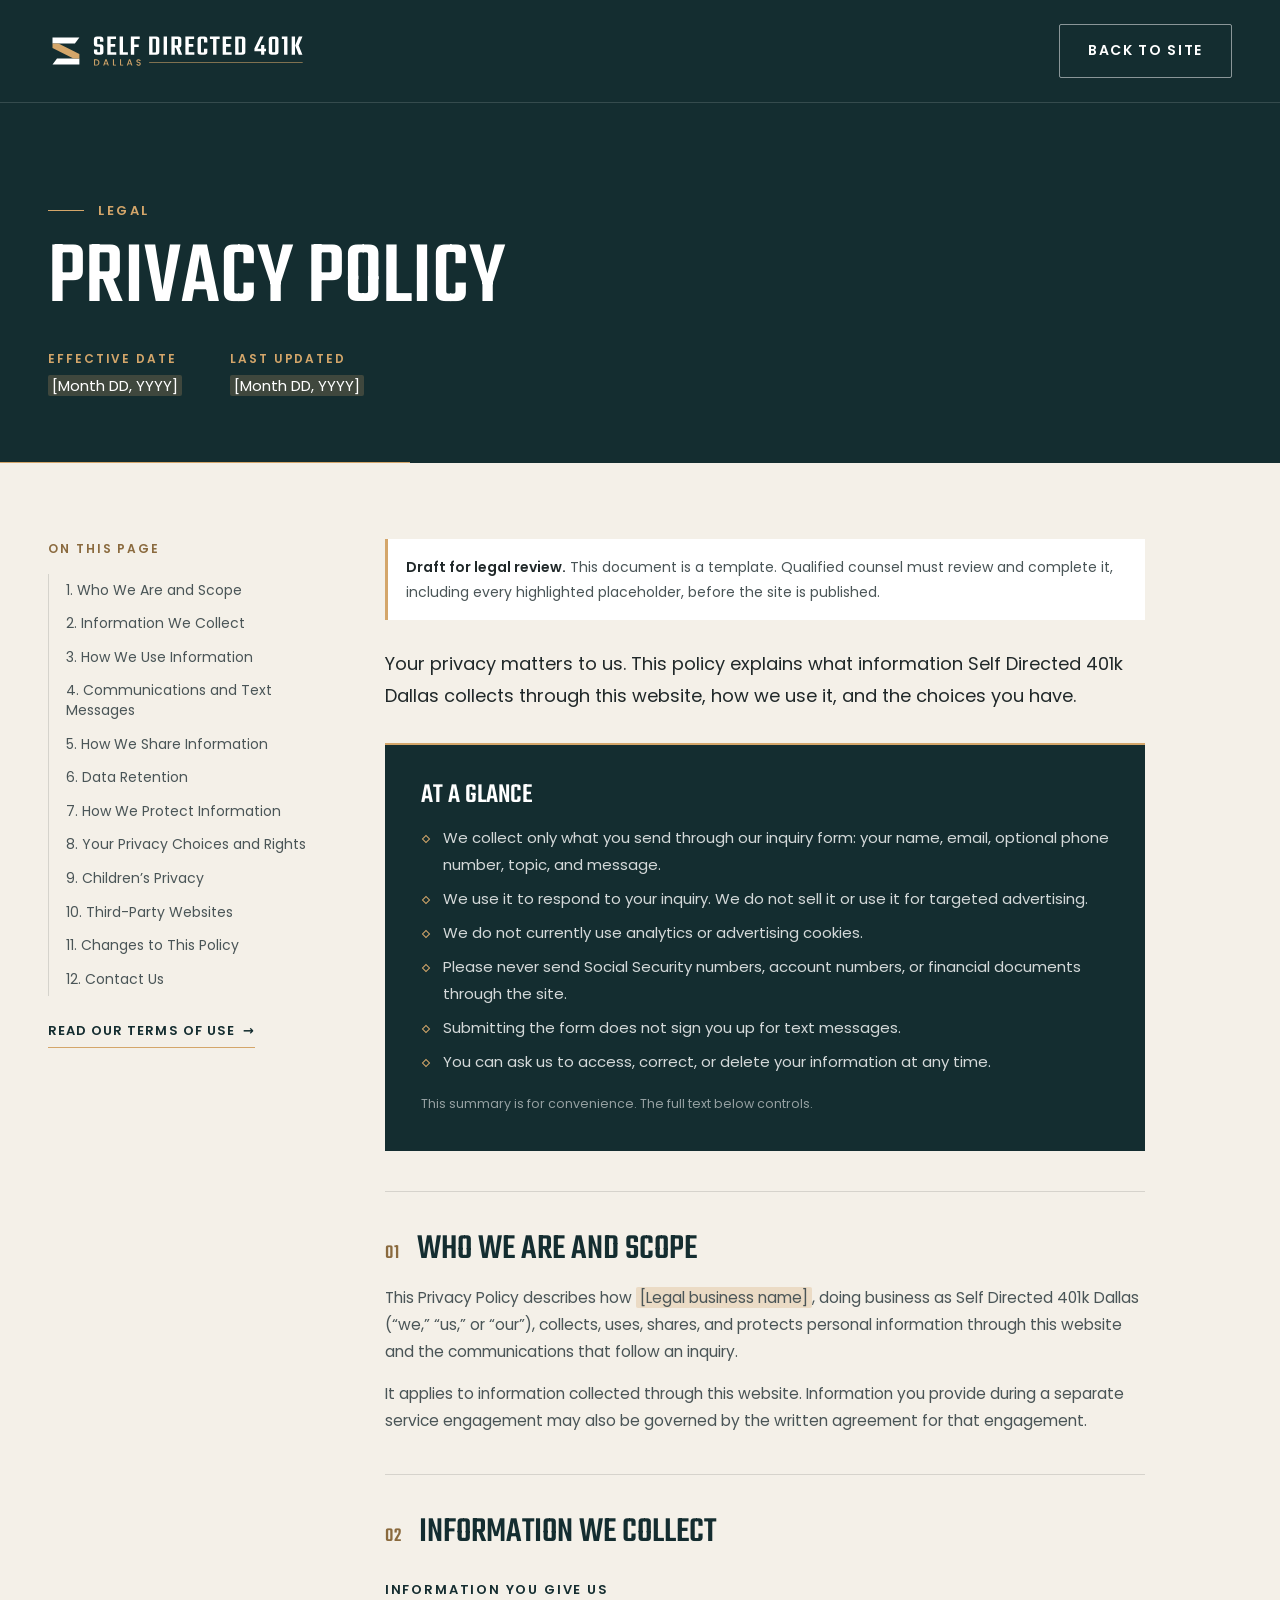
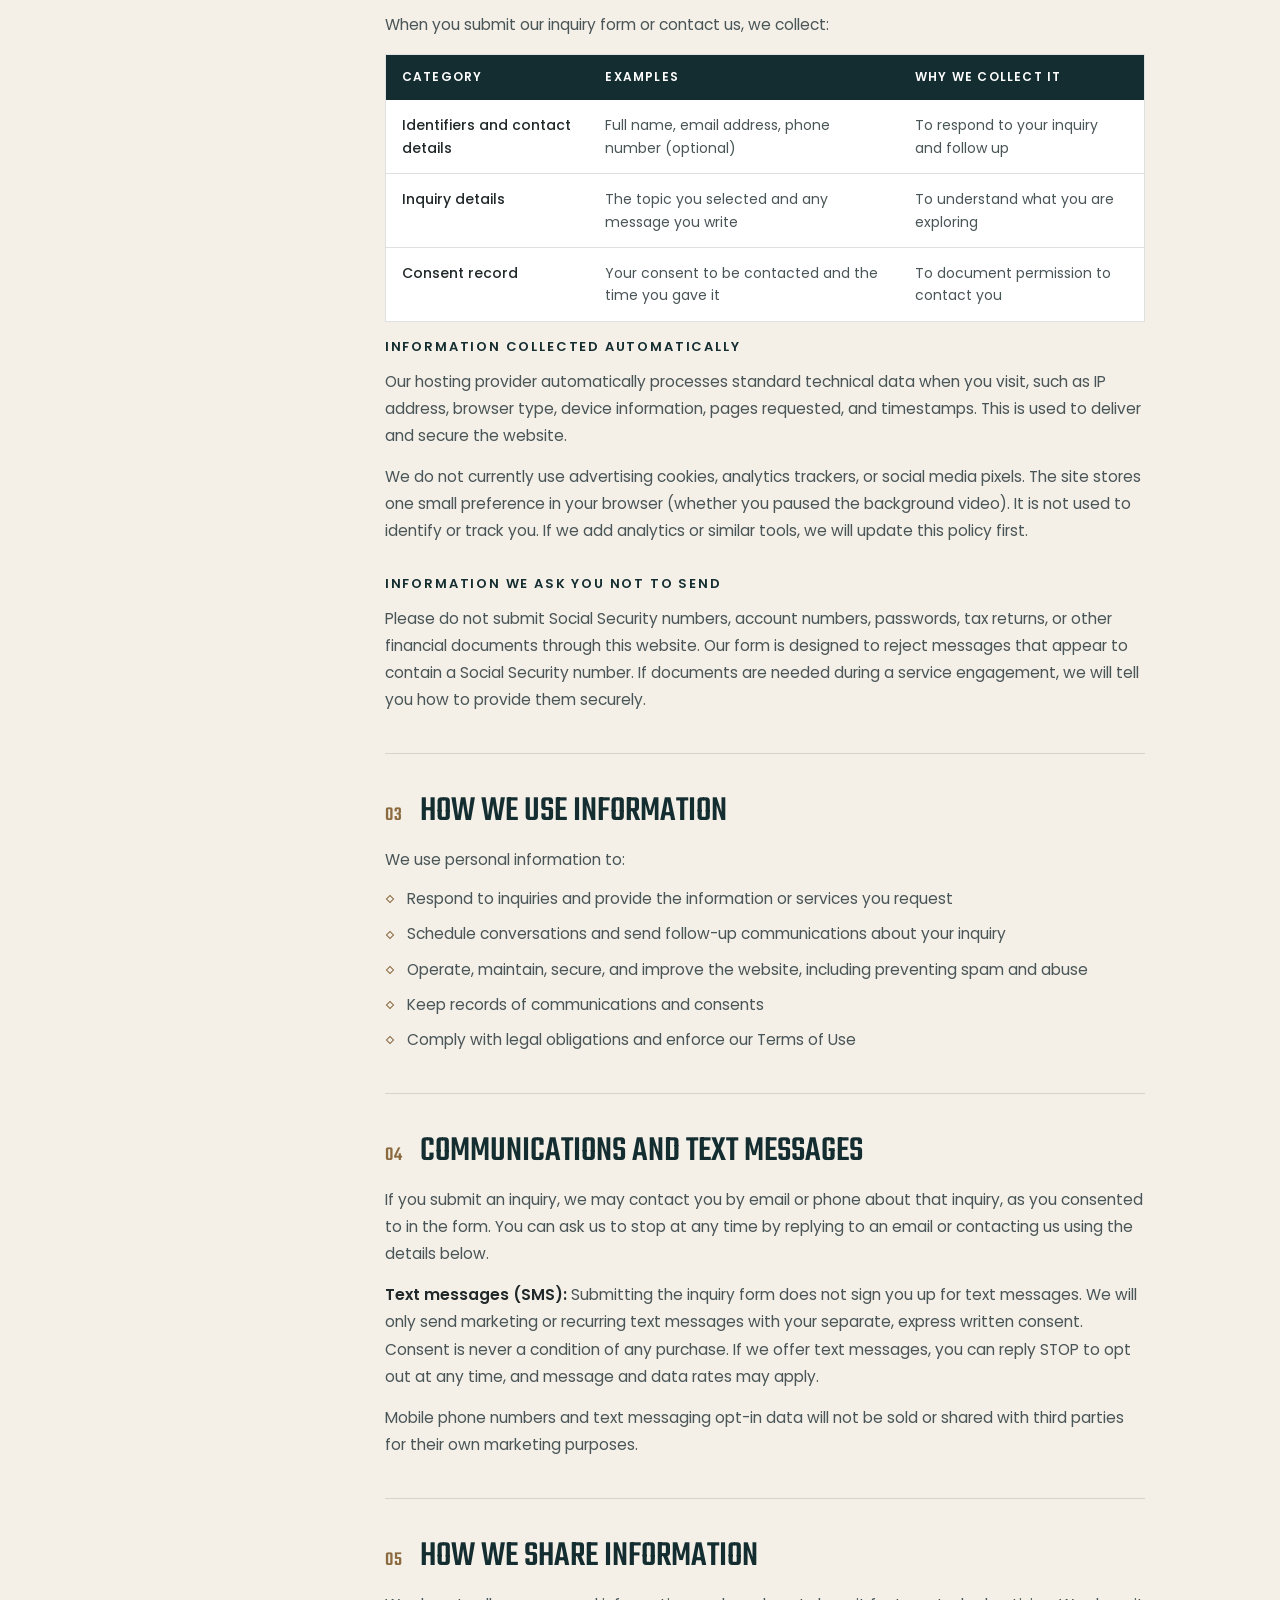
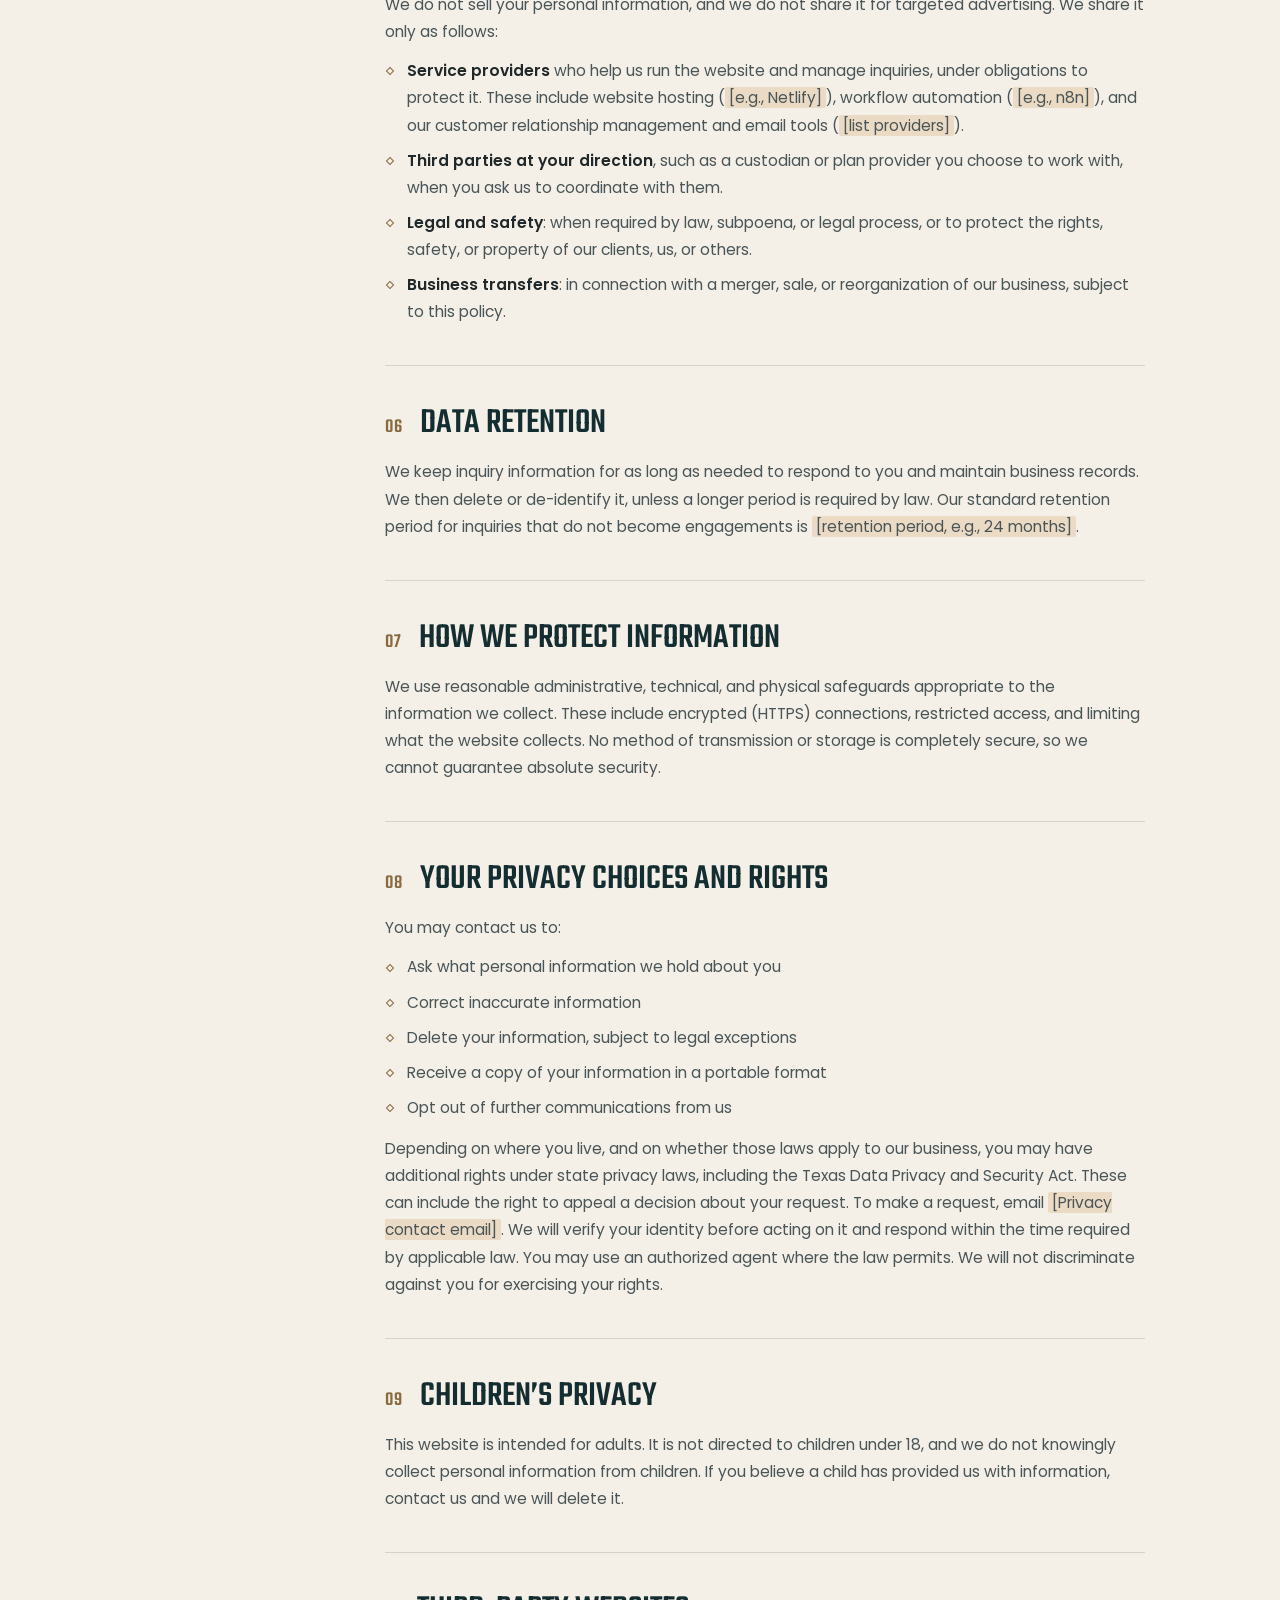
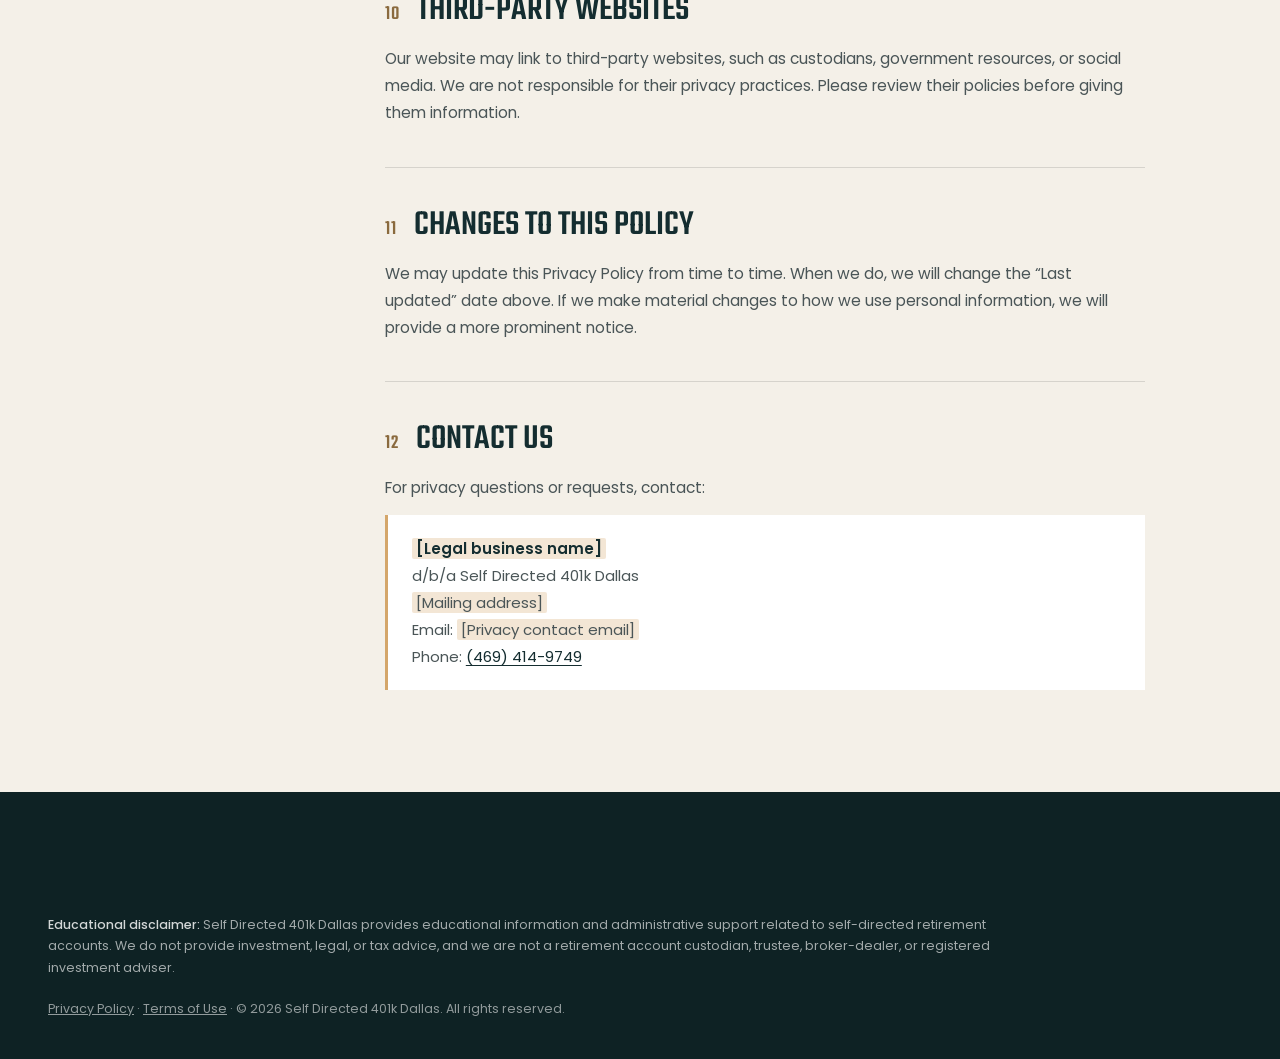
<file: privacy.html>
<!doctype html>
<html lang="en">
<head>
  <meta charset="utf-8">
  <meta name="viewport" content="width=device-width, initial-scale=1">
  <title>Privacy Policy | Self Directed 401k Dallas</title>
  <meta name="description" content="How Self Directed 401k Dallas collects, uses, shares, and protects personal information submitted through this website.">
  <link rel="canonical" href="https://www.selfdirected401kdallas.com/privacy">
  <meta name="theme-color" content="#142D30">
  <link rel="icon" href="/assets/brand/favicon.svg" type="image/svg+xml">
  <link rel="icon" href="/assets/brand/favicon.ico" sizes="32x32">
  <link rel="apple-touch-icon" href="/assets/brand/apple-touch-icon.png">
  <link rel="preload" href="/assets/fonts/teko-latin-500-normal.woff2" as="font" type="font/woff2" crossorigin>
  <link rel="stylesheet" href="/assets/css/styles.css">
</head>
<body class="legal-page">
  <a class="skip-link" href="#main">Skip to content</a>
  <header class="legal-header">
    <div class="container header-inner">
      <a class="brand" href="/"><img src="/assets/brand/logo-dark-bg.svg" alt="Self Directed 401k Dallas home" width="457" height="64"></a>
      <a class="btn btn-ghost" href="/">Back to Site</a>
    </div>
  </header>

  <main id="main">
    <section class="legal-hero">
      <div class="container">
        <p class="eyebrow">Legal</p>
        <h1>Privacy Policy</h1>
        <dl class="legal-dates">
          <div><dt>Effective date</dt><dd><mark class="ph">[Month DD, YYYY]</mark></dd></div>
          <div><dt>Last updated</dt><dd><mark class="ph">[Month DD, YYYY]</mark></dd></div>
        </dl>
      </div>
    </section>

    <div class="legal">
      <div class="container legal-layout">
        <aside class="legal-toc" aria-label="On this page">
          <p class="legal-toc-title">On this page</p>
          <ol>
            <li><a href="#scope">1. Who We Are and Scope</a></li>
            <li><a href="#collect">2. Information We Collect</a></li>
            <li><a href="#use">3. How We Use Information</a></li>
            <li><a href="#communications">4. Communications and Text Messages</a></li>
            <li><a href="#share">5. How We Share Information</a></li>
            <li><a href="#retention">6. Data Retention</a></li>
            <li><a href="#security">7. How We Protect Information</a></li>
            <li><a href="#rights">8. Your Privacy Choices and Rights</a></li>
            <li><a href="#children">9. Children&rsquo;s Privacy</a></li>
            <li><a href="#links">10. Third-Party Websites</a></li>
            <li><a href="#changes">11. Changes to This Policy</a></li>
            <li><a href="#contact">12. Contact Us</a></li>
          </ol>
          <a class="legal-toc-other" href="/terms">Read our Terms of Use <span aria-hidden="true">&rarr;</span></a>
        </aside>

        <article class="legal-body">
          <p class="legal-draft"><strong>Draft for legal review.</strong> This document is a template. Qualified counsel must review and complete it, including every highlighted placeholder, before the site is published.</p>
          <p class="legal-lede">Your privacy matters to us. This policy explains what information Self Directed 401k Dallas collects through this website, how we use it, and the choices you have.</p>
          <div class="legal-summary">
            <h2>At a glance</h2>
            <ul>
              <li>We collect only what you send through our inquiry form: your name, email, optional phone number, topic, and message.</li>
              <li>We use it to respond to your inquiry. We do not sell it or use it for targeted advertising.</li>
              <li>We do not currently use analytics or advertising cookies.</li>
              <li>Please never send Social Security numbers, account numbers, or financial documents through the site.</li>
              <li>Submitting the form does not sign you up for text messages.</li>
              <li>You can ask us to access, correct, or delete your information at any time.</li>
            </ul>
            <p class="legal-summary-note">This summary is for convenience. The full text below controls.</p>
          </div>
          <section class="legal-section" id="scope" aria-labelledby="scope-h">
            <h2 id="scope-h"><span class="legal-num">01</span>Who We Are and Scope</h2>
            <p>This Privacy Policy describes how <mark class="ph">[Legal business name]</mark>, doing business as Self Directed 401k Dallas (&ldquo;we,&rdquo; &ldquo;us,&rdquo; or &ldquo;our&rdquo;), collects, uses, shares, and protects personal information through this website and the communications that follow an inquiry.</p>
            <p>It applies to information collected through this website. Information you provide during a separate service engagement may also be governed by the written agreement for that engagement.</p>
          </section>
          <section class="legal-section" id="collect" aria-labelledby="collect-h">
            <h2 id="collect-h"><span class="legal-num">02</span>Information We Collect</h2>
            <h3>Information you give us</h3>
            <p>When you submit our inquiry form or contact us, we collect:</p>
            <div class="legal-table-wrap">
              <table class="legal-table">
                <thead><tr><th scope="col">Category</th><th scope="col">Examples</th><th scope="col">Why we collect it</th></tr></thead>
                <tbody>
                  <tr><td>Identifiers and contact details</td><td>Full name, email address, phone number (optional)</td><td>To respond to your inquiry and follow up</td></tr>
                  <tr><td>Inquiry details</td><td>The topic you selected and any message you write</td><td>To understand what you are exploring</td></tr>
                  <tr><td>Consent record</td><td>Your consent to be contacted and the time you gave it</td><td>To document permission to contact you</td></tr>
                </tbody>
              </table>
            </div>
            <h3>Information collected automatically</h3>
            <p>Our hosting provider automatically processes standard technical data when you visit, such as IP address, browser type, device information, pages requested, and timestamps. This is used to deliver and secure the website.</p>
            <p>We do not currently use advertising cookies, analytics trackers, or social media pixels. The site stores one small preference in your browser (whether you paused the background video). It is not used to identify or track you. If we add analytics or similar tools, we will update this policy first.</p>
            <h3>Information we ask you not to send</h3>
            <p>Please do not submit Social Security numbers, account numbers, passwords, tax returns, or other financial documents through this website. Our form is designed to reject messages that appear to contain a Social Security number. If documents are needed during a service engagement, we will tell you how to provide them securely.</p>
          </section>
          <section class="legal-section" id="use" aria-labelledby="use-h">
            <h2 id="use-h"><span class="legal-num">03</span>How We Use Information</h2>
            <p>We use personal information to:</p>
            <ul>
              <li>Respond to inquiries and provide the information or services you request</li>
              <li>Schedule conversations and send follow-up communications about your inquiry</li>
              <li>Operate, maintain, secure, and improve the website, including preventing spam and abuse</li>
              <li>Keep records of communications and consents</li>
              <li>Comply with legal obligations and enforce our Terms of Use</li>
            </ul>
          </section>
          <section class="legal-section" id="communications" aria-labelledby="communications-h">
            <h2 id="communications-h"><span class="legal-num">04</span>Communications and Text Messages</h2>
            <p>If you submit an inquiry, we may contact you by email or phone about that inquiry, as you consented to in the form. You can ask us to stop at any time by replying to an email or contacting us using the details below.</p>
            <p><strong>Text messages (SMS):</strong> Submitting the inquiry form does not sign you up for text messages. We will only send marketing or recurring text messages with your separate, express written consent. Consent is never a condition of any purchase. If we offer text messages, you can reply STOP to opt out at any time, and message and data rates may apply.</p>
            <p>Mobile phone numbers and text messaging opt-in data will not be sold or shared with third parties for their own marketing purposes.</p>
          </section>
          <section class="legal-section" id="share" aria-labelledby="share-h">
            <h2 id="share-h"><span class="legal-num">05</span>How We Share Information</h2>
            <p>We do not sell your personal information, and we do not share it for targeted advertising. We share it only as follows:</p>
            <ul>
              <li><strong>Service providers</strong> who help us run the website and manage inquiries, under obligations to protect it. These include website hosting (<mark class="ph">[e.g., Netlify]</mark>), workflow automation (<mark class="ph">[e.g., n8n]</mark>), and our customer relationship management and email tools (<mark class="ph">[list providers]</mark>).</li>
              <li><strong>Third parties at your direction</strong>, such as a custodian or plan provider you choose to work with, when you ask us to coordinate with them.</li>
              <li><strong>Legal and safety</strong>: when required by law, subpoena, or legal process, or to protect the rights, safety, or property of our clients, us, or others.</li>
              <li><strong>Business transfers</strong>: in connection with a merger, sale, or reorganization of our business, subject to this policy.</li>
            </ul>
          </section>
          <section class="legal-section" id="retention" aria-labelledby="retention-h">
            <h2 id="retention-h"><span class="legal-num">06</span>Data Retention</h2>
            <p>We keep inquiry information for as long as needed to respond to you and maintain business records. We then delete or de-identify it, unless a longer period is required by law. Our standard retention period for inquiries that do not become engagements is <mark class="ph">[retention period, e.g., 24 months]</mark>.</p>
          </section>
          <section class="legal-section" id="security" aria-labelledby="security-h">
            <h2 id="security-h"><span class="legal-num">07</span>How We Protect Information</h2>
            <p>We use reasonable administrative, technical, and physical safeguards appropriate to the information we collect. These include encrypted (HTTPS) connections, restricted access, and limiting what the website collects. No method of transmission or storage is completely secure, so we cannot guarantee absolute security.</p>
          </section>
          <section class="legal-section" id="rights" aria-labelledby="rights-h">
            <h2 id="rights-h"><span class="legal-num">08</span>Your Privacy Choices and Rights</h2>
            <p>You may contact us to:</p>
            <ul>
              <li>Ask what personal information we hold about you</li>
              <li>Correct inaccurate information</li>
              <li>Delete your information, subject to legal exceptions</li>
              <li>Receive a copy of your information in a portable format</li>
              <li>Opt out of further communications from us</li>
            </ul>
            <p>Depending on where you live, and on whether those laws apply to our business, you may have additional rights under state privacy laws, including the Texas Data Privacy and Security Act. These can include the right to appeal a decision about your request. To make a request, email <mark class="ph">[Privacy contact email]</mark>. We will verify your identity before acting on it and respond within the time required by applicable law. You may use an authorized agent where the law permits. We will not discriminate against you for exercising your rights.</p>
          </section>
          <section class="legal-section" id="children" aria-labelledby="children-h">
            <h2 id="children-h"><span class="legal-num">09</span>Children&rsquo;s Privacy</h2>
            <p>This website is intended for adults. It is not directed to children under 18, and we do not knowingly collect personal information from children. If you believe a child has provided us with information, contact us and we will delete it.</p>
          </section>
          <section class="legal-section" id="links" aria-labelledby="links-h">
            <h2 id="links-h"><span class="legal-num">10</span>Third-Party Websites</h2>
            <p>Our website may link to third-party websites, such as custodians, government resources, or social media. We are not responsible for their privacy practices. Please review their policies before giving them information.</p>
          </section>
          <section class="legal-section" id="changes" aria-labelledby="changes-h">
            <h2 id="changes-h"><span class="legal-num">11</span>Changes to This Policy</h2>
            <p>We may update this Privacy Policy from time to time. When we do, we will change the &ldquo;Last updated&rdquo; date above. If we make material changes to how we use personal information, we will provide a more prominent notice.</p>
          </section>
          <section class="legal-section" id="contact" aria-labelledby="contact-h">
            <h2 id="contact-h"><span class="legal-num">12</span>Contact Us</h2>
            <p>For privacy questions or requests, contact:</p>
            <address class="legal-contact">
              <strong><mark class="ph">[Legal business name]</mark></strong><br>
              d/b/a Self Directed 401k Dallas<br>
              <mark class="ph">[Mailing address]</mark><br>
              Email: <mark class="ph">[Privacy contact email]</mark><br>
              Phone: <a href="tel:+14694149749">(469) 414-9749</a>
            </address>
          </section>
        </article>
      </div>
    </div>
  </main>

  <footer class="site-footer">
    <div class="container footer-legal">
      <p class="disclaimer"><strong>Educational disclaimer:</strong> Self Directed 401k Dallas provides educational information and administrative support related to self-directed retirement accounts. We do not provide investment, legal, or tax advice, and we are not a retirement account custodian, trustee, broker-dealer, or registered investment adviser.</p>
      <p class="copyright"><a href="/privacy">Privacy Policy</a> &middot; <a href="/terms">Terms of Use</a> &middot; &copy; 2026 Self Directed 401k Dallas. All rights reserved.</p>
    </div>
  </footer>
</body>
</html>
</file>
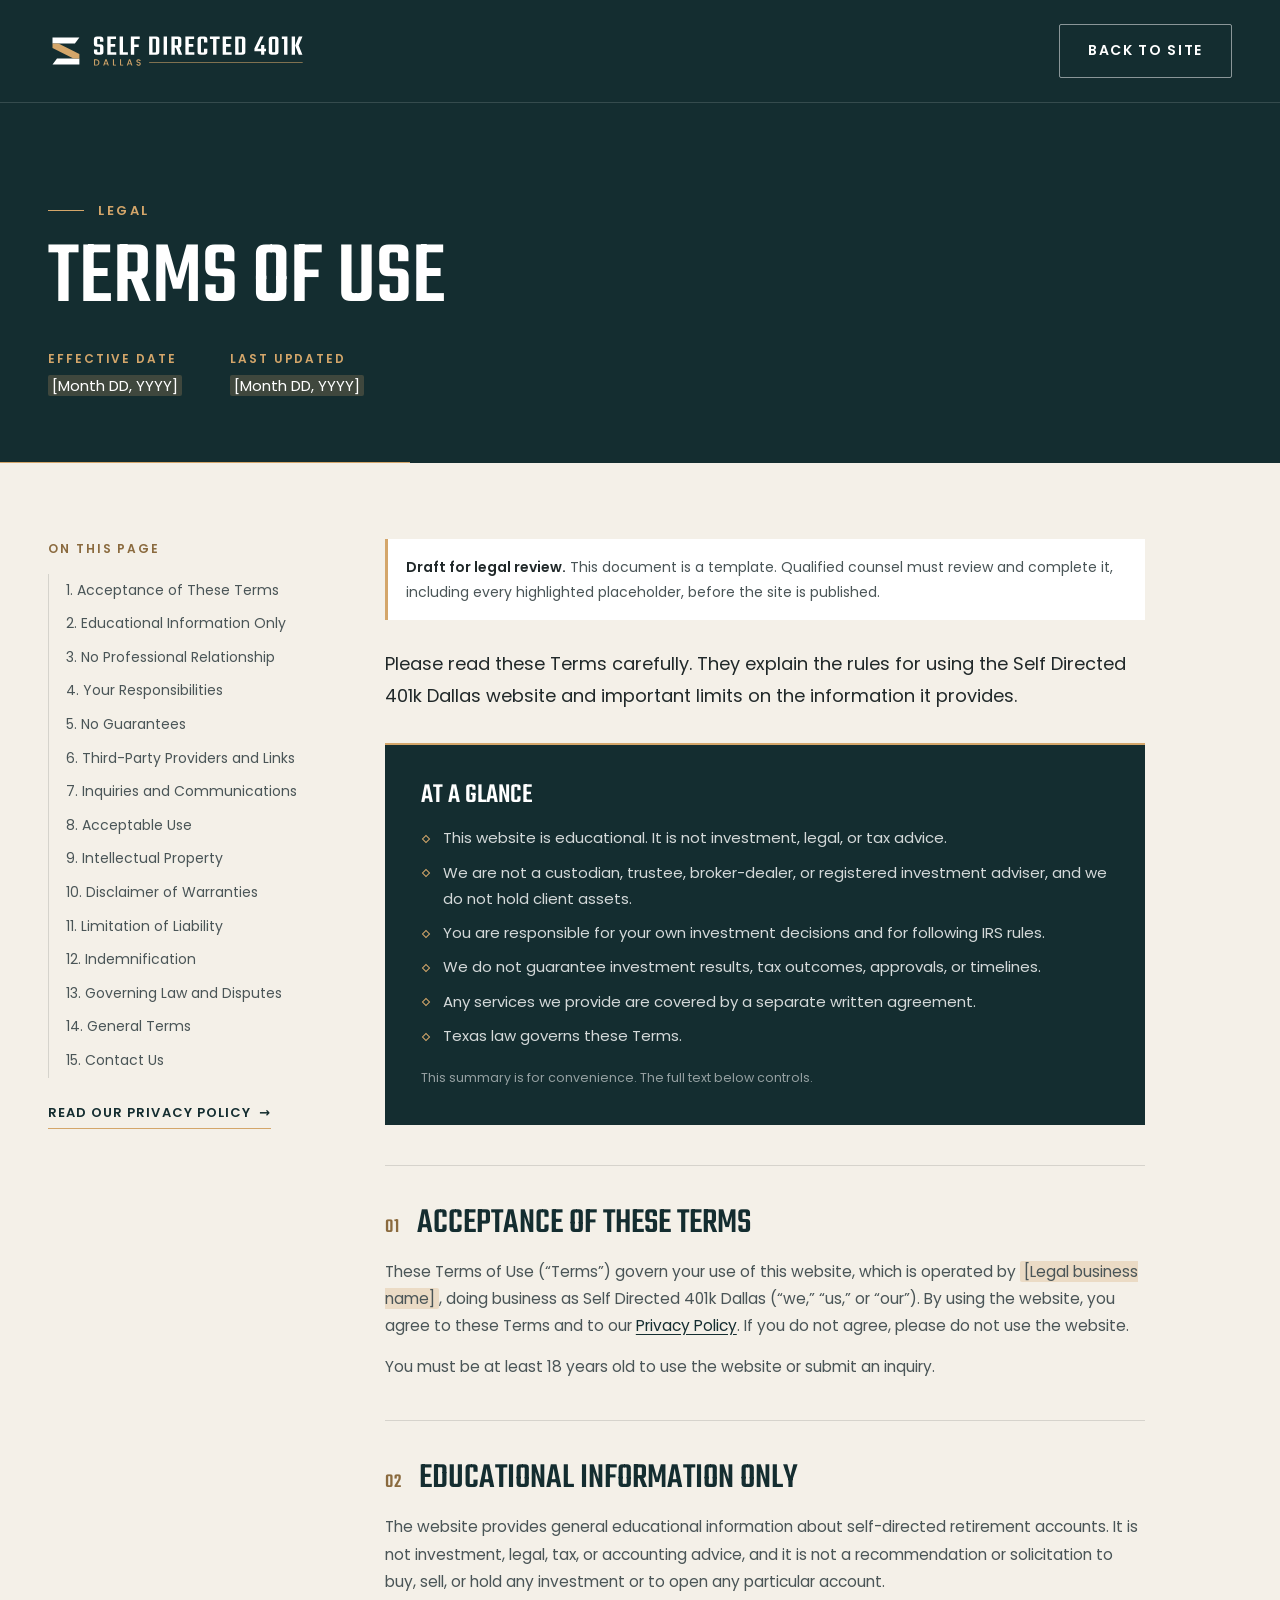
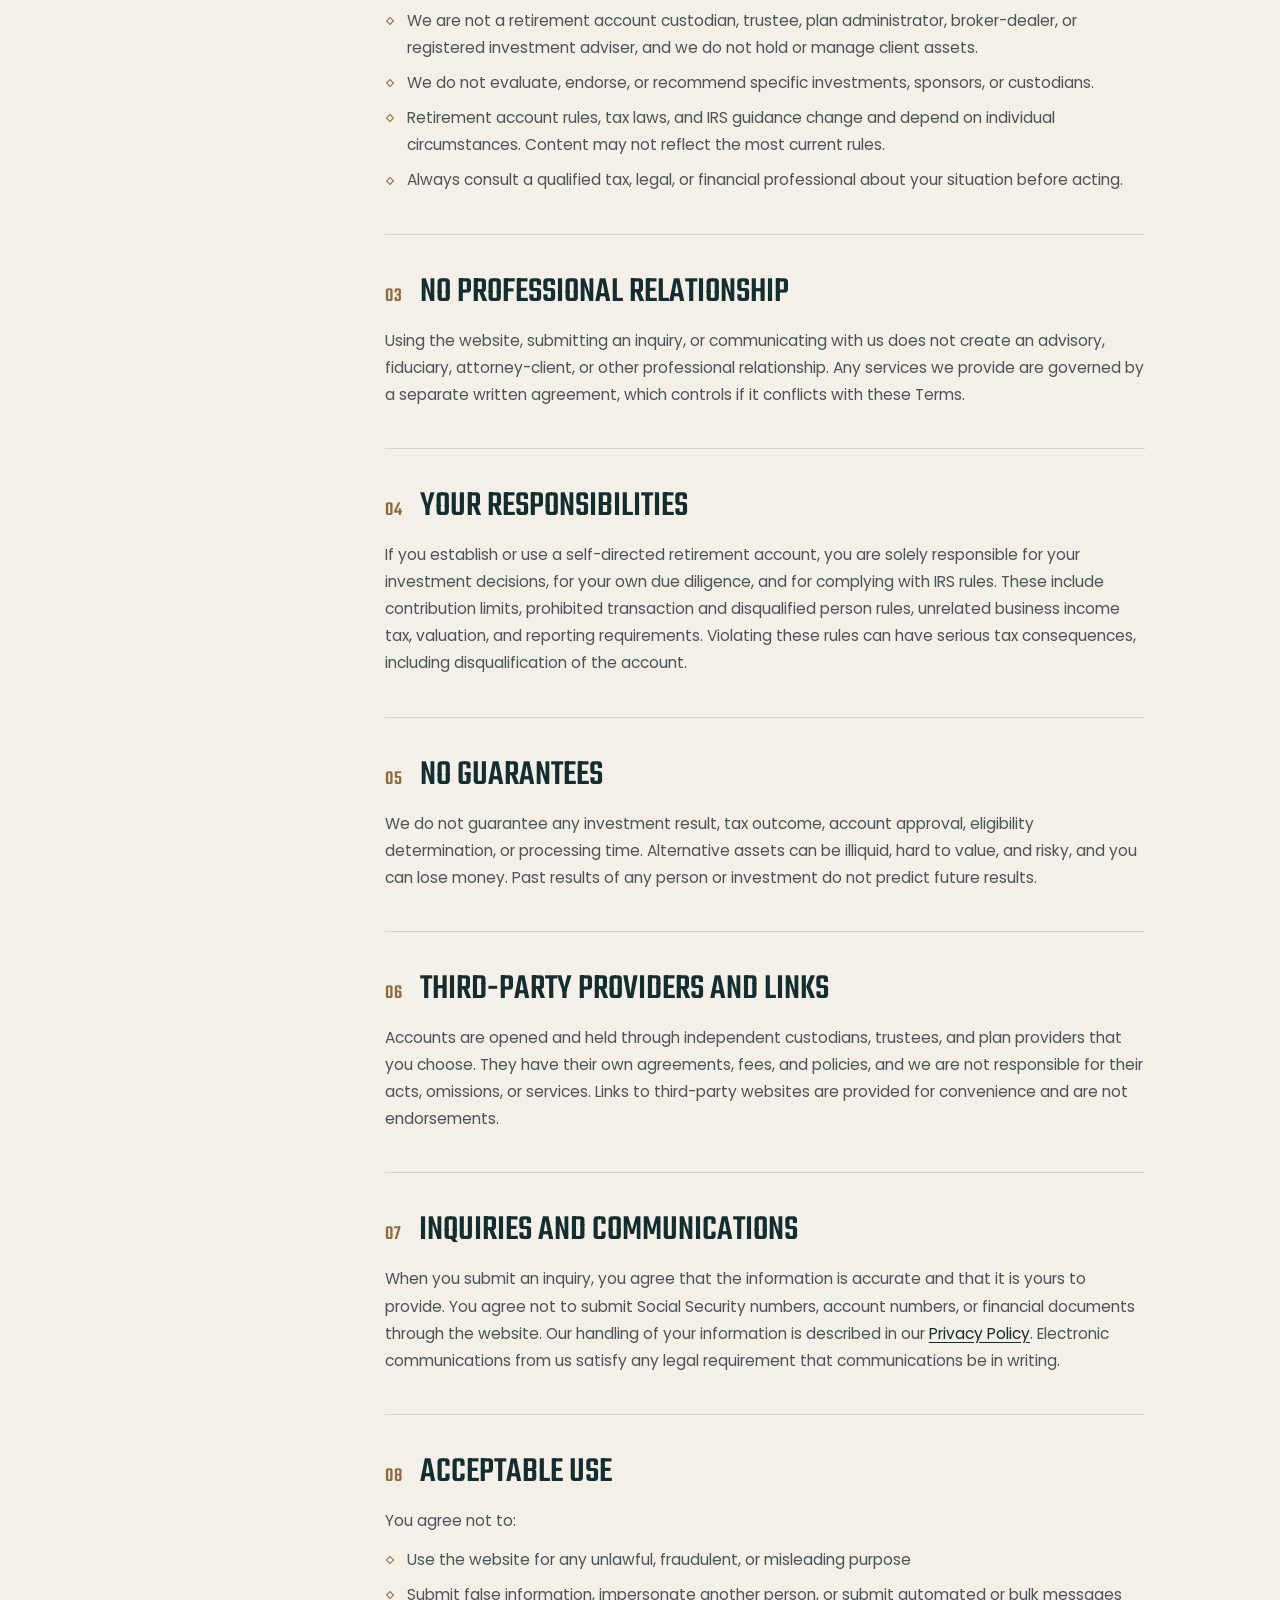
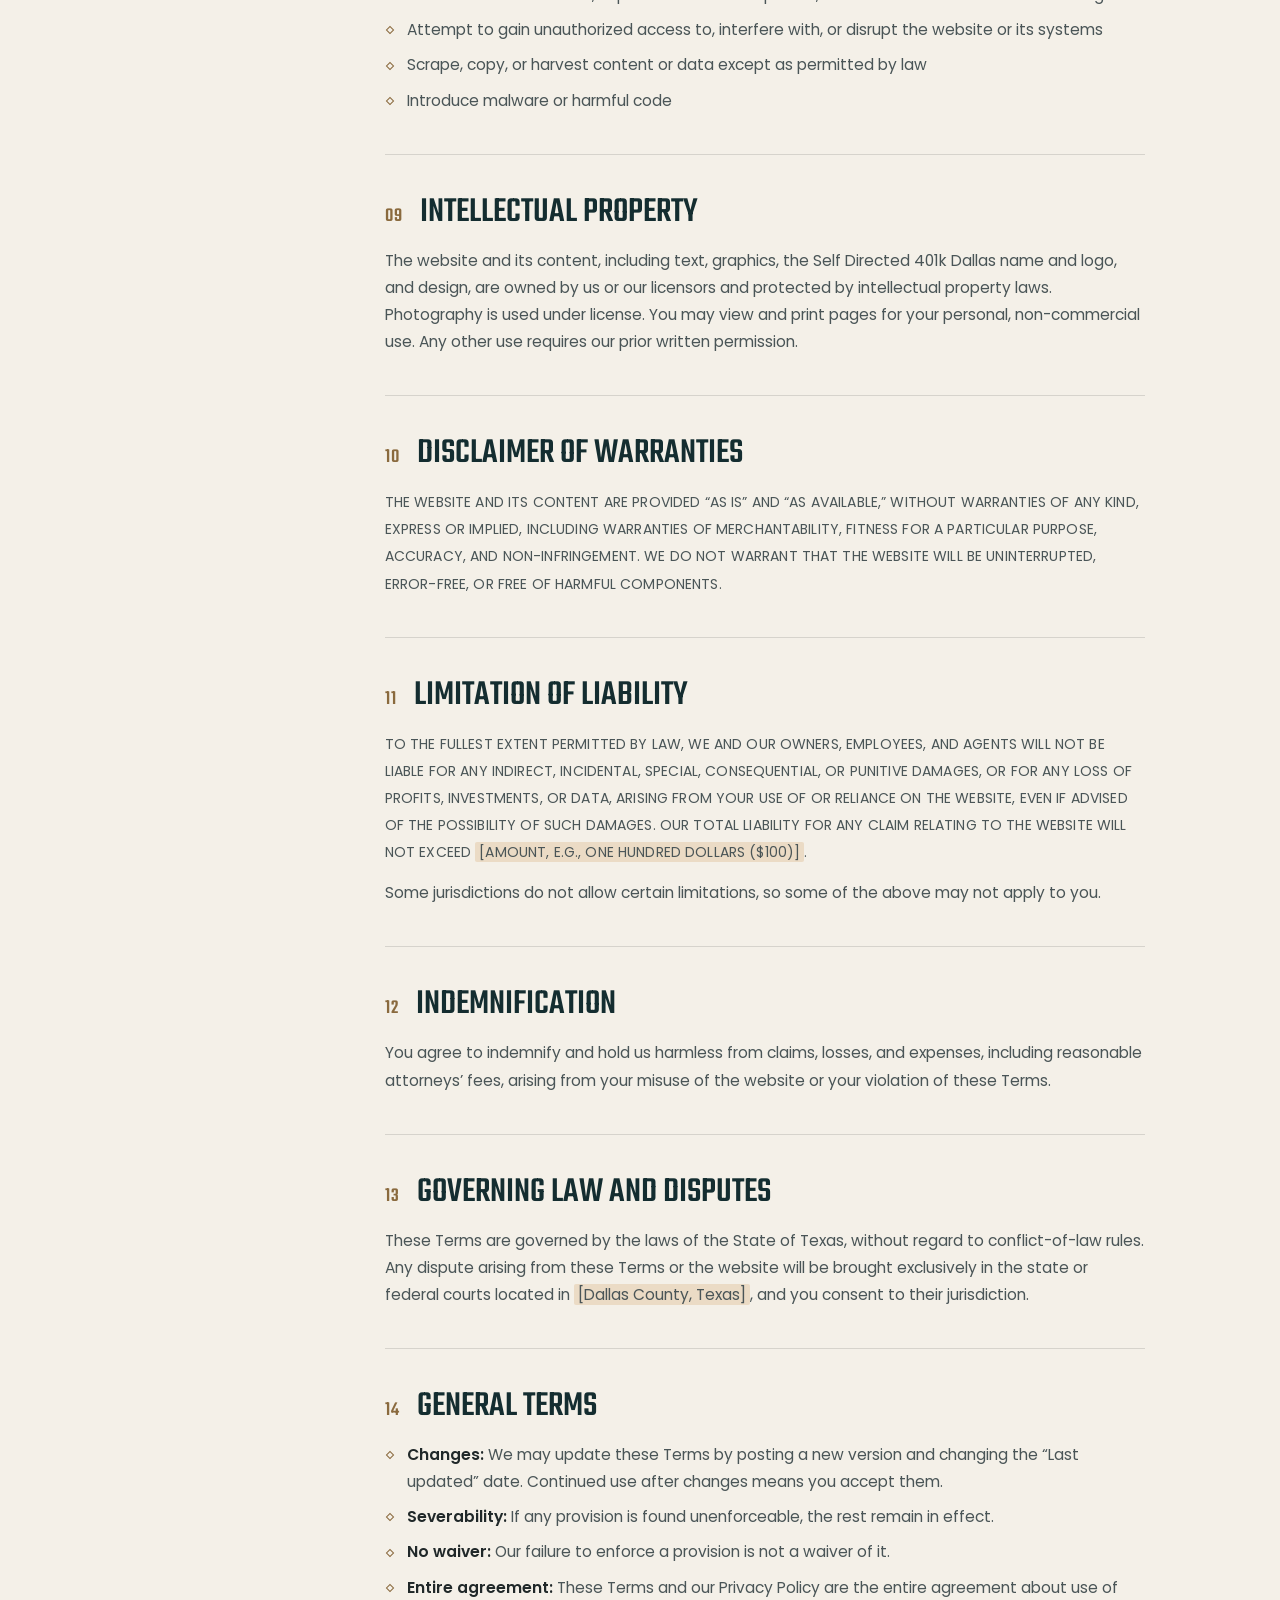
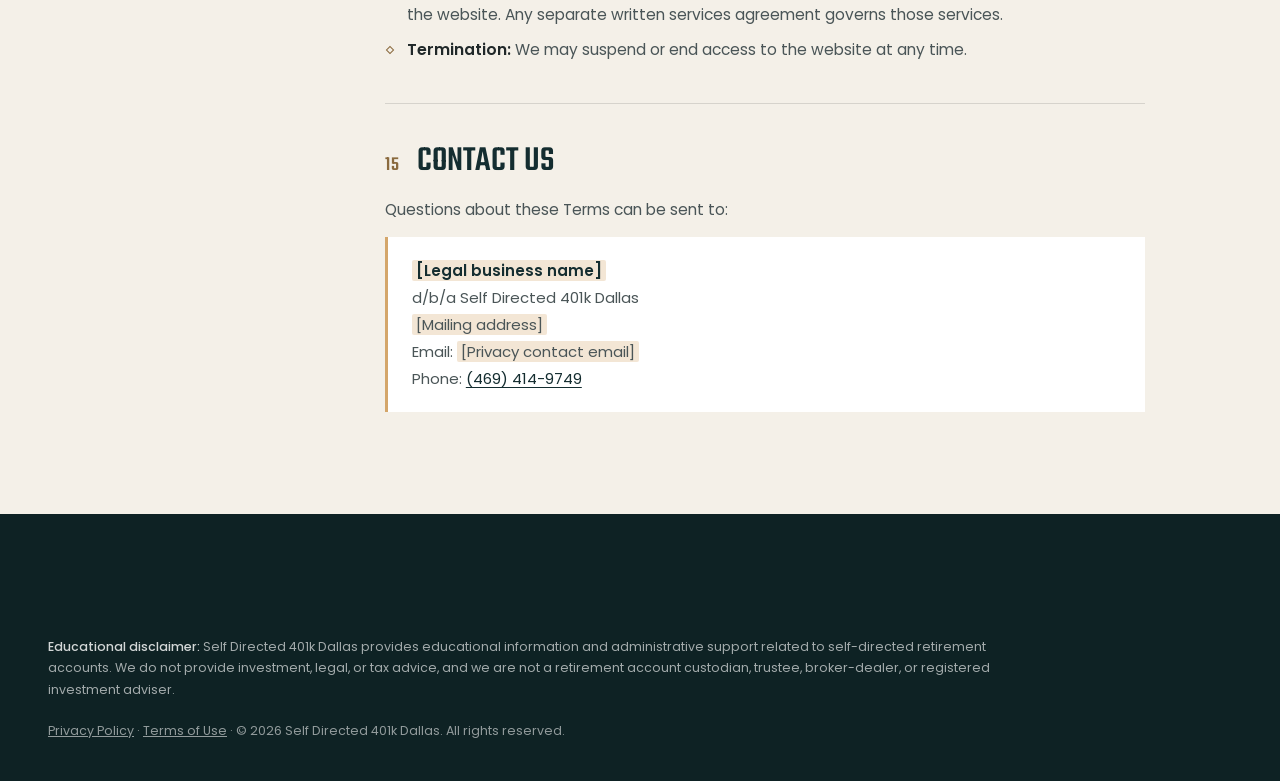
<file: terms.html>
<!doctype html>
<html lang="en">
<head>
  <meta charset="utf-8">
  <meta name="viewport" content="width=device-width, initial-scale=1">
  <title>Terms of Use | Self Directed 401k Dallas</title>
  <meta name="description" content="Terms governing use of the Self Directed 401k Dallas website, including educational-use limitations and disclaimers.">
  <link rel="canonical" href="https://www.selfdirected401kdallas.com/terms">
  <meta name="theme-color" content="#142D30">
  <link rel="icon" href="/assets/brand/favicon.svg" type="image/svg+xml">
  <link rel="icon" href="/assets/brand/favicon.ico" sizes="32x32">
  <link rel="apple-touch-icon" href="/assets/brand/apple-touch-icon.png">
  <link rel="preload" href="/assets/fonts/teko-latin-500-normal.woff2" as="font" type="font/woff2" crossorigin>
  <link rel="stylesheet" href="/assets/css/styles.css">
</head>
<body class="legal-page">
  <a class="skip-link" href="#main">Skip to content</a>
  <header class="legal-header">
    <div class="container header-inner">
      <a class="brand" href="/"><img src="/assets/brand/logo-dark-bg.svg" alt="Self Directed 401k Dallas home" width="457" height="64"></a>
      <a class="btn btn-ghost" href="/">Back to Site</a>
    </div>
  </header>

  <main id="main">
    <section class="legal-hero">
      <div class="container">
        <p class="eyebrow">Legal</p>
        <h1>Terms of Use</h1>
        <dl class="legal-dates">
          <div><dt>Effective date</dt><dd><mark class="ph">[Month DD, YYYY]</mark></dd></div>
          <div><dt>Last updated</dt><dd><mark class="ph">[Month DD, YYYY]</mark></dd></div>
        </dl>
      </div>
    </section>

    <div class="legal">
      <div class="container legal-layout">
        <aside class="legal-toc" aria-label="On this page">
          <p class="legal-toc-title">On this page</p>
          <ol>
            <li><a href="#acceptance">1. Acceptance of These Terms</a></li>
            <li><a href="#education">2. Educational Information Only</a></li>
            <li><a href="#relationship">3. No Professional Relationship</a></li>
            <li><a href="#responsibility">4. Your Responsibilities</a></li>
            <li><a href="#no-guarantee">5. No Guarantees</a></li>
            <li><a href="#third-parties">6. Third-Party Providers and Links</a></li>
            <li><a href="#submissions">7. Inquiries and Communications</a></li>
            <li><a href="#acceptable-use">8. Acceptable Use</a></li>
            <li><a href="#ip">9. Intellectual Property</a></li>
            <li><a href="#warranty">10. Disclaimer of Warranties</a></li>
            <li><a href="#liability">11. Limitation of Liability</a></li>
            <li><a href="#indemnity">12. Indemnification</a></li>
            <li><a href="#law">13. Governing Law and Disputes</a></li>
            <li><a href="#general">14. General Terms</a></li>
            <li><a href="#contact">15. Contact Us</a></li>
          </ol>
          <a class="legal-toc-other" href="/privacy">Read our Privacy Policy <span aria-hidden="true">&rarr;</span></a>
        </aside>

        <article class="legal-body">
          <p class="legal-draft"><strong>Draft for legal review.</strong> This document is a template. Qualified counsel must review and complete it, including every highlighted placeholder, before the site is published.</p>
          <p class="legal-lede">Please read these Terms carefully. They explain the rules for using the Self Directed 401k Dallas website and important limits on the information it provides.</p>
          <div class="legal-summary">
            <h2>At a glance</h2>
            <ul>
              <li>This website is educational. It is not investment, legal, or tax advice.</li>
              <li>We are not a custodian, trustee, broker-dealer, or registered investment adviser, and we do not hold client assets.</li>
              <li>You are responsible for your own investment decisions and for following IRS rules.</li>
              <li>We do not guarantee investment results, tax outcomes, approvals, or timelines.</li>
              <li>Any services we provide are covered by a separate written agreement.</li>
              <li>Texas law governs these Terms.</li>
            </ul>
            <p class="legal-summary-note">This summary is for convenience. The full text below controls.</p>
          </div>
          <section class="legal-section" id="acceptance" aria-labelledby="acceptance-h">
            <h2 id="acceptance-h"><span class="legal-num">01</span>Acceptance of These Terms</h2>
            <p>These Terms of Use (&ldquo;Terms&rdquo;) govern your use of this website, which is operated by <mark class="ph">[Legal business name]</mark>, doing business as Self Directed 401k Dallas (&ldquo;we,&rdquo; &ldquo;us,&rdquo; or &ldquo;our&rdquo;). By using the website, you agree to these Terms and to our <a href="/privacy">Privacy Policy</a>. If you do not agree, please do not use the website.</p>
            <p>You must be at least 18 years old to use the website or submit an inquiry.</p>
          </section>
          <section class="legal-section" id="education" aria-labelledby="education-h">
            <h2 id="education-h"><span class="legal-num">02</span>Educational Information Only</h2>
            <p>The website provides general educational information about self-directed retirement accounts. It is not investment, legal, tax, or accounting advice, and it is not a recommendation or solicitation to buy, sell, or hold any investment or to open any particular account.</p>
            <ul>
              <li>We are not a retirement account custodian, trustee, plan administrator, broker-dealer, or registered investment adviser, and we do not hold or manage client assets.</li>
              <li>We do not evaluate, endorse, or recommend specific investments, sponsors, or custodians.</li>
              <li>Retirement account rules, tax laws, and IRS guidance change and depend on individual circumstances. Content may not reflect the most current rules.</li>
              <li>Always consult a qualified tax, legal, or financial professional about your situation before acting.</li>
            </ul>
          </section>
          <section class="legal-section" id="relationship" aria-labelledby="relationship-h">
            <h2 id="relationship-h"><span class="legal-num">03</span>No Professional Relationship</h2>
            <p>Using the website, submitting an inquiry, or communicating with us does not create an advisory, fiduciary, attorney-client, or other professional relationship. Any services we provide are governed by a separate written agreement, which controls if it conflicts with these Terms.</p>
          </section>
          <section class="legal-section" id="responsibility" aria-labelledby="responsibility-h">
            <h2 id="responsibility-h"><span class="legal-num">04</span>Your Responsibilities</h2>
            <p>If you establish or use a self-directed retirement account, you are solely responsible for your investment decisions, for your own due diligence, and for complying with IRS rules. These include contribution limits, prohibited transaction and disqualified person rules, unrelated business income tax, valuation, and reporting requirements. Violating these rules can have serious tax consequences, including disqualification of the account.</p>
          </section>
          <section class="legal-section" id="no-guarantee" aria-labelledby="no-guarantee-h">
            <h2 id="no-guarantee-h"><span class="legal-num">05</span>No Guarantees</h2>
            <p>We do not guarantee any investment result, tax outcome, account approval, eligibility determination, or processing time. Alternative assets can be illiquid, hard to value, and risky, and you can lose money. Past results of any person or investment do not predict future results.</p>
          </section>
          <section class="legal-section" id="third-parties" aria-labelledby="third-parties-h">
            <h2 id="third-parties-h"><span class="legal-num">06</span>Third-Party Providers and Links</h2>
            <p>Accounts are opened and held through independent custodians, trustees, and plan providers that you choose. They have their own agreements, fees, and policies, and we are not responsible for their acts, omissions, or services. Links to third-party websites are provided for convenience and are not endorsements.</p>
          </section>
          <section class="legal-section" id="submissions" aria-labelledby="submissions-h">
            <h2 id="submissions-h"><span class="legal-num">07</span>Inquiries and Communications</h2>
            <p>When you submit an inquiry, you agree that the information is accurate and that it is yours to provide. You agree not to submit Social Security numbers, account numbers, or financial documents through the website. Our handling of your information is described in our <a href="/privacy">Privacy Policy</a>. Electronic communications from us satisfy any legal requirement that communications be in writing.</p>
          </section>
          <section class="legal-section" id="acceptable-use" aria-labelledby="acceptable-use-h">
            <h2 id="acceptable-use-h"><span class="legal-num">08</span>Acceptable Use</h2>
            <p>You agree not to:</p>
            <ul>
              <li>Use the website for any unlawful, fraudulent, or misleading purpose</li>
              <li>Submit false information, impersonate another person, or submit automated or bulk messages</li>
              <li>Attempt to gain unauthorized access to, interfere with, or disrupt the website or its systems</li>
              <li>Scrape, copy, or harvest content or data except as permitted by law</li>
              <li>Introduce malware or harmful code</li>
            </ul>
          </section>
          <section class="legal-section" id="ip" aria-labelledby="ip-h">
            <h2 id="ip-h"><span class="legal-num">09</span>Intellectual Property</h2>
            <p>The website and its content, including text, graphics, the Self Directed 401k Dallas name and logo, and design, are owned by us or our licensors and protected by intellectual property laws. Photography is used under license. You may view and print pages for your personal, non-commercial use. Any other use requires our prior written permission.</p>
          </section>
          <section class="legal-section" id="warranty" aria-labelledby="warranty-h">
            <h2 id="warranty-h"><span class="legal-num">10</span>Disclaimer of Warranties</h2>
            <p><span class="legal-caps">The website and its content are provided &ldquo;as is&rdquo; and &ldquo;as available,&rdquo; without warranties of any kind, express or implied, including warranties of merchantability, fitness for a particular purpose, accuracy, and non-infringement. We do not warrant that the website will be uninterrupted, error-free, or free of harmful components.</span></p>
          </section>
          <section class="legal-section" id="liability" aria-labelledby="liability-h">
            <h2 id="liability-h"><span class="legal-num">11</span>Limitation of Liability</h2>
            <p><span class="legal-caps">To the fullest extent permitted by law, we and our owners, employees, and agents will not be liable for any indirect, incidental, special, consequential, or punitive damages, or for any loss of profits, investments, or data, arising from your use of or reliance on the website, even if advised of the possibility of such damages. Our total liability for any claim relating to the website will not exceed <mark class="ph">[amount, e.g., one hundred dollars ($100)]</mark>.</span></p>
            <p>Some jurisdictions do not allow certain limitations, so some of the above may not apply to you.</p>
          </section>
          <section class="legal-section" id="indemnity" aria-labelledby="indemnity-h">
            <h2 id="indemnity-h"><span class="legal-num">12</span>Indemnification</h2>
            <p>You agree to indemnify and hold us harmless from claims, losses, and expenses, including reasonable attorneys&rsquo; fees, arising from your misuse of the website or your violation of these Terms.</p>
          </section>
          <section class="legal-section" id="law" aria-labelledby="law-h">
            <h2 id="law-h"><span class="legal-num">13</span>Governing Law and Disputes</h2>
            <p>These Terms are governed by the laws of the State of Texas, without regard to conflict-of-law rules. Any dispute arising from these Terms or the website will be brought exclusively in the state or federal courts located in <mark class="ph">[Dallas County, Texas]</mark>, and you consent to their jurisdiction.</p>
            <!-- Counsel: consider whether to add an arbitration and class-action waiver clause. -->
          </section>
          <section class="legal-section" id="general" aria-labelledby="general-h">
            <h2 id="general-h"><span class="legal-num">14</span>General Terms</h2>
            <ul>
              <li><strong>Changes:</strong> We may update these Terms by posting a new version and changing the &ldquo;Last updated&rdquo; date. Continued use after changes means you accept them.</li>
              <li><strong>Severability:</strong> If any provision is found unenforceable, the rest remain in effect.</li>
              <li><strong>No waiver:</strong> Our failure to enforce a provision is not a waiver of it.</li>
              <li><strong>Entire agreement:</strong> These Terms and our Privacy Policy are the entire agreement about use of the website. Any separate written services agreement governs those services.</li>
              <li><strong>Termination:</strong> We may suspend or end access to the website at any time.</li>
            </ul>
          </section>
          <section class="legal-section" id="contact" aria-labelledby="contact-h">
            <h2 id="contact-h"><span class="legal-num">15</span>Contact Us</h2>
            <p>Questions about these Terms can be sent to:</p>
            <address class="legal-contact">
              <strong><mark class="ph">[Legal business name]</mark></strong><br>
              d/b/a Self Directed 401k Dallas<br>
              <mark class="ph">[Mailing address]</mark><br>
              Email: <mark class="ph">[Privacy contact email]</mark><br>
              Phone: <a href="tel:+14694149749">(469) 414-9749</a>
            </address>
          </section>
        </article>
      </div>
    </div>
  </main>

  <footer class="site-footer">
    <div class="container footer-legal">
      <p class="disclaimer"><strong>Educational disclaimer:</strong> Self Directed 401k Dallas provides educational information and administrative support related to self-directed retirement accounts. We do not provide investment, legal, or tax advice, and we are not a retirement account custodian, trustee, broker-dealer, or registered investment adviser.</p>
      <p class="copyright"><a href="/privacy">Privacy Policy</a> &middot; <a href="/terms">Terms of Use</a> &middot; &copy; 2026 Self Directed 401k Dallas. All rights reserved.</p>
    </div>
  </footer>
</body>
</html>
</file>
<file: assets/css/styles.css>
/* ==========================================================================
   Self Directed 401k Dallas — styles
   1. Fonts & tokens   2. Base   3. Layout   4. Components   5. Sections
   6. Motion           7. Responsive
   ========================================================================== */

/* 1. Fonts & tokens ------------------------------------------------------- */
@font-face { font-family: "Teko"; font-weight: 400; font-display: swap; src: url("/assets/fonts/teko-latin-400-normal.woff2") format("woff2"); }
@font-face { font-family: "Teko"; font-weight: 500; font-display: swap; src: url("/assets/fonts/teko-latin-500-normal.woff2") format("woff2"); }
@font-face { font-family: "Teko"; font-weight: 600; font-display: swap; src: url("/assets/fonts/teko-latin-600-normal.woff2") format("woff2"); }
@font-face { font-family: "Poppins"; font-weight: 400; font-display: swap; src: url("/assets/fonts/poppins-latin-400-normal.woff2") format("woff2"); }
@font-face { font-family: "Poppins"; font-weight: 500; font-display: swap; src: url("/assets/fonts/poppins-latin-500-normal.woff2") format("woff2"); }
@font-face { font-family: "Poppins"; font-weight: 600; font-display: swap; src: url("/assets/fonts/poppins-latin-600-normal.woff2") format("woff2"); }

:root {
  --pine: #142D30;
  --pine-deep: #0E2224;
  --copper: #D4A66A;
  --copper-dark: #8A6A3E;      /* copper tone with text contrast on light backgrounds */
  --ivory: #F4F0E8;
  --slate: #253C40;
  --white: #FFFFFF;
  --charcoal: #202829;
  --muted-dark: rgba(255, 255, 255, 0.74);
  --muted-light: #4A5557;
  --line-dark: rgba(255, 255, 255, 0.14);
  --line-light: rgba(32, 40, 41, 0.14);
  --error: #B3261E;
  --error-on-dark: #FFB4A9;

  --font-display: "Teko", "Arial Narrow", sans-serif;
  --font-body: "Poppins", system-ui, -apple-system, "Segoe UI", sans-serif;

  --max: 1360px;
  --gutter: clamp(20px, 4vw, 48px);
  --section-y: clamp(64px, 9vw, 128px);
  --header-h: 84px;
  --ease: cubic-bezier(0.22, 0.61, 0.36, 1);
}

/* 2. Base ----------------------------------------------------------------- */
*, *::before, *::after { box-sizing: border-box; }
html { scroll-behavior: smooth; scroll-padding-top: calc(var(--header-h) + 8px); -webkit-text-size-adjust: 100%; }
body {
  margin: 0;
  font-family: var(--font-body);
  font-size: 16px;
  line-height: 1.7;
  color: var(--charcoal);
  background: var(--pine);
  -webkit-font-smoothing: antialiased;
  overflow-x: hidden;
}
img { display: block; max-width: 100%; height: auto; }
a { color: inherit; }
h1, h2, h3, p, ul, ol, dl, dd, figure { margin: 0; }
ul, ol { padding: 0; list-style: none; }
button, input, select, textarea { font: inherit; color: inherit; }
:focus-visible { outline: 2px solid var(--copper); outline-offset: 3px; }
.section-ivory :focus-visible, .section-white :focus-visible, .form-card :focus-visible, .detail-dialog :focus-visible { outline-color: var(--pine); }

.visually-hidden {
  position: absolute !important; width: 1px; height: 1px; overflow: hidden;
  clip: rect(0 0 0 0); clip-path: inset(50%); white-space: nowrap;
}
.skip-link {
  position: absolute; left: 16px; top: -60px; z-index: 200;
  background: var(--copper); color: var(--pine); padding: 10px 16px; font-weight: 600; text-decoration: none;
}
.skip-link:focus { top: 12px; }

/* 3. Layout --------------------------------------------------------------- */
.container { width: 100%; max-width: var(--max); margin-inline: auto; padding-inline: var(--gutter); }
.section { position: relative; padding-block: var(--section-y); overflow: hidden; }
.section-dark { background: var(--pine); color: var(--white); }
.section-ivory { background: var(--ivory); }
.section-white { background: var(--white); }

.split {
  display: grid;
  grid-template-columns: minmax(0, 1fr) minmax(0, 1fr);
  gap: clamp(40px, 6vw, 104px);
  align-items: center;
}
.split--reverse { grid-template-columns: minmax(0, 0.9fr) minmax(0, 1fr); }
.split-copy > p + p { margin-top: 16px; }
.split-copy > p { max-width: 58ch; color: var(--muted-light); }

/* 4. Components ----------------------------------------------------------- */
.eyebrow {
  display: inline-flex; align-items: center; gap: 14px;
  font-family: var(--font-body);
  font-size: 13px; font-weight: 600; letter-spacing: 0.2em; text-transform: uppercase;
  color: var(--copper); margin-bottom: 20px; line-height: 1.4;
}
.eyebrow::before { content: ""; width: 36px; height: 1px; background: currentColor; flex: none; }
.eyebrow--dark { color: var(--copper-dark); }

.section-title {
  font-family: var(--font-display);
  font-weight: 500;
  font-size: clamp(38px, 4.6vw, 64px);
  line-height: 0.95;
  text-transform: uppercase;
  letter-spacing: 0.01em;
  margin-bottom: 28px;
  color: inherit;
  max-width: 18ch;
}
.section-ivory .section-title, .section-white .section-title { color: var(--pine); }
.section-title--xl { font-size: clamp(44px, 5.6vw, 80px); max-width: 14ch; }
.card-title {
  font-family: var(--font-display);
  font-weight: 500;
  font-size: clamp(27px, 2.3vw, 32px);
  line-height: 1;
  text-transform: uppercase;
  letter-spacing: 0.02em;
  margin-bottom: 12px;
}

.icon { width: 32px; height: 32px; fill: none; stroke: currentColor; stroke-width: 1.5; stroke-linecap: round; stroke-linejoin: round; flex: none; }
.icon--sm { width: 20px; height: 20px; }

/* Buttons */
.btn {
  display: inline-flex; align-items: center; justify-content: center; gap: 10px;
  min-height: 52px; padding: 14px 28px;
  font-family: var(--font-body); font-size: 14px; font-weight: 600;
  letter-spacing: 0.12em; text-transform: uppercase; text-decoration: none;
  border: 1px solid transparent; border-radius: 2px; cursor: pointer;
  transition: background-color .25s var(--ease), color .25s var(--ease), border-color .25s var(--ease), transform .25s var(--ease);
}
.btn-primary { background: var(--copper); color: var(--pine); }
.btn-primary:hover { background: #E1B97F; transform: translateY(-2px); }
.btn-ghost { border-color: rgba(255, 255, 255, 0.5); color: var(--white); }
.btn-ghost:hover { border-color: var(--copper); color: var(--copper); }
.btn-block { width: 100%; }
.btn[disabled] { opacity: .7; cursor: progress; transform: none; }
.btn-row { display: flex; flex-wrap: wrap; gap: 14px; }

.text-link {
  display: inline-flex; align-items: center; gap: 10px;
  padding: 6px 0; background: none; border: 0; cursor: pointer;
  font-size: 14px; font-weight: 600; letter-spacing: 0.12em; text-transform: uppercase;
  color: var(--pine); text-decoration: none;
  border-bottom: 1px solid var(--copper);
}
.text-link span { transition: transform .25s var(--ease); }
.text-link:hover span { transform: translateX(4px); }

/* Geometry accents */
.geo-line { position: absolute; pointer-events: none; background: var(--copper); }
.geo-line--hero { left: 0; bottom: 64px; width: min(28vw, 360px); height: 1px; z-index: 2; }
.geo-line--contact { right: 0; top: 0; width: 1px; height: 120px; right: calc(var(--gutter) + 8%); }
.geo-corner {
  position: absolute; top: 48px; right: 48px; width: 120px; height: 120px; pointer-events: none;
  border-top: 1px solid var(--line-dark); border-right: 1px solid var(--line-dark);
}

/* Header ------------------------------------------------------------------ */
.site-header {
  position: fixed; inset: 0 0 auto 0; z-index: 100;
  height: var(--header-h);
  display: flex; align-items: center;
  transition: background-color .3s var(--ease), box-shadow .3s var(--ease), height .3s var(--ease);
}
.site-header.is-scrolled {
  background: rgba(20, 45, 48, 0.96);
  box-shadow: 0 1px 0 var(--line-dark);
  backdrop-filter: blur(8px);
}
.header-inner { display: flex; align-items: center; justify-content: space-between; gap: 24px; }
.brand { display: block; flex: none; }
.brand img { width: clamp(220px, 20vw, 290px); height: auto; }

.primary-nav { display: flex; align-items: center; gap: clamp(24px, 3vw, 48px); }
.primary-nav ul { display: flex; gap: clamp(20px, 2.6vw, 40px); }
.primary-nav ul a {
  position: relative; display: inline-block; padding: 8px 0;
  font-size: 14px; font-weight: 500; letter-spacing: 0.1em; text-transform: uppercase;
  color: var(--white); text-decoration: none;
}
.primary-nav ul a::after {
  content: ""; position: absolute; left: 0; right: 0; bottom: 2px; height: 1px;
  background: var(--copper); transform: scaleX(0); transform-origin: left; transition: transform .3s var(--ease);
}
.primary-nav ul a:hover::after, .primary-nav ul a[aria-current="true"]::after { transform: scaleX(1); }
.nav-cta { min-height: 46px; padding: 10px 22px; }
.nav-toggle, .nav-close { display: none; }

/* 5. Sections ------------------------------------------------------------- */

/* Hero */
.hero {
  position: relative;
  min-height: max(640px, 90vh);
  display: flex; align-items: center;
  padding: calc(var(--header-h) + 48px) 0 96px;
  overflow: hidden;
  background: var(--pine);
}
.hero-media { position: absolute; inset: 0 0 0 46%; }
.hero-media img { width: 100%; height: 100%; object-fit: cover; object-position: 40% center; filter: saturate(0.85); }
.hero-media::after {
  content: ""; position: absolute; inset: 0;
  background:
    linear-gradient(90deg, var(--pine) 0%, rgba(20, 45, 48, 0.55) 30%, rgba(20, 45, 48, 0.15) 70%),
    linear-gradient(0deg, rgba(20, 45, 48, 0.55), rgba(20, 45, 48, 0) 45%);
}
.hero-inner { position: relative; z-index: 1; }
.hero-copy { max-width: 720px; }
.hero-title {
  font-family: var(--font-display);
  font-weight: 500;
  font-size: clamp(52px, 7.4vw, 100px);
  line-height: 0.88;
  text-transform: uppercase;
  letter-spacing: 0.005em;
  margin-bottom: 28px;
}
.hero-title span { display: block; color: var(--copper); }
.hero-lede { max-width: 520px; font-size: clamp(16px, 1.3vw, 18px); color: var(--muted-dark); margin-bottom: 36px; }
.hero-points {
  display: flex; flex-wrap: wrap; gap: 12px 32px; margin-top: 48px; padding-top: 28px;
  border-top: 1px solid var(--line-dark); max-width: 640px;
}
.hero-points li {
  position: relative; padding-left: 18px;
  font-size: 13px; font-weight: 500; letter-spacing: 0.06em; color: rgba(255, 255, 255, 0.86);
}
.hero-points li::before {
  content: ""; position: absolute; left: 0; top: 50%; width: 7px; height: 7px;
  border: 1px solid var(--copper); transform: translateY(-50%) rotate(45deg);
}

/* Intro */
.benefit-list { margin-top: 40px; border-top: 1px solid var(--line-light); }
.benefit-list li {
  display: flex; align-items: center; gap: 18px;
  padding: 18px 0; border-bottom: 1px solid var(--line-light);
  font-family: var(--font-display); font-size: 26px; font-weight: 500; line-height: 1;
  text-transform: uppercase; letter-spacing: 0.03em; color: var(--pine);
}
.benefit-list .icon { color: var(--copper-dark); }
.framed-media { position: relative; }
.framed-media::before {
  content: ""; position: absolute; inset: 28px -28px -28px 28px;
  border: 1px solid var(--copper); pointer-events: none;
}
.framed-media img { position: relative; width: 100%; aspect-ratio: 9 / 8; object-fit: cover; object-position: 35% center; }

/* Services */
.section-head { margin-bottom: clamp(40px, 5vw, 72px); }
.section-head--split { display: flex; align-items: flex-end; justify-content: space-between; gap: 32px; flex-wrap: wrap; }
.section-head--split .section-title { margin-bottom: 0; }
.services .section-title { max-width: 24ch; }
.card-grid { display: grid; grid-template-columns: repeat(3, minmax(0, 1fr)); gap: clamp(20px, 2.4vw, 32px); }
.service-card {
  position: relative; display: flex; flex-direction: column;
  background: var(--ivory);
  transition: transform .35s var(--ease), box-shadow .35s var(--ease);
}
.service-card::after {
  content: ""; position: absolute; left: 0; bottom: 0; height: 3px; width: 100%;
  background: var(--copper); transform: scaleX(0.18); transform-origin: left; transition: transform .45s var(--ease);
}
.service-card:hover { transform: translateY(-6px); box-shadow: 0 24px 48px -28px rgba(20, 45, 48, 0.45); }
.service-card:hover::after, .service-card:focus-within::after { transform: scaleX(1); }
.service-media { aspect-ratio: 4 / 3; overflow: hidden; background: var(--slate); }
.service-media img { width: 100%; height: 100%; object-fit: cover; filter: saturate(0.85); transition: transform .6s var(--ease); }
.service-card:hover .service-media img { transform: scale(1.04); }
.service-body { display: flex; flex-direction: column; flex: 1; padding: 32px 32px 36px; }
.service-index { font-family: var(--font-display); font-size: 20px; color: var(--copper-dark); letter-spacing: 0.1em; margin-bottom: 8px; }
.service-body .card-title { color: var(--pine); }
.service-body p { font-size: 15px; color: var(--muted-light); margin-bottom: 28px; }
.service-body .text-link { margin-top: auto; align-self: flex-start; }

/* Process */
.steps { display: grid; grid-template-columns: repeat(3, minmax(0, 1fr)); gap: clamp(28px, 4vw, 64px); counter-reset: step; }
.step { position: relative; }
.step-top { position: relative; display: flex; align-items: center; justify-content: space-between; margin-bottom: 28px; padding-bottom: 24px; border-bottom: 1px solid var(--line-dark); }
.step-top::after {
  content: ""; position: absolute; left: 0; bottom: -1px; width: 56px; height: 1px; background: var(--copper);
}
.step-num { font-family: var(--font-display); font-size: clamp(72px, 7vw, 104px); font-weight: 400; line-height: 0.8; color: var(--copper); }
.step .icon { color: rgba(255, 255, 255, 0.6); }
.step p { color: var(--muted-dark); max-width: 36ch; font-size: 15px; }

/* About */
.about-media { position: relative; }
.about-media img { width: 100%; aspect-ratio: 6 / 7; object-fit: cover; object-position: 30% center; }
.about-media-line { position: absolute; left: -24px; top: 15%; width: 1px; height: 70%; background: var(--copper); }
.principles { display: grid; grid-template-columns: repeat(3, minmax(0, 1fr)); gap: 24px; margin-top: 40px; padding-top: 32px; border-top: 1px solid var(--line-light); }
.principles dt { font-family: var(--font-display); font-size: 28px; font-weight: 500; line-height: 1; text-transform: uppercase; color: var(--pine); margin-bottom: 10px; }
.principles dt::before { content: ""; display: block; width: 24px; height: 2px; background: var(--copper); margin-bottom: 14px; }
.principles dd { font-size: 14px; line-height: 1.6; color: var(--muted-light); }

/* Why */
.why { background: var(--pine-deep); }
.feature-grid { display: grid; grid-template-columns: repeat(4, minmax(0, 1fr)); gap: 2px; background: var(--line-dark); border: 1px solid var(--line-dark); }
.feature { background: var(--pine-deep); padding: clamp(28px, 3vw, 44px); transition: background-color .3s var(--ease); }
.feature:hover { background: var(--slate); }
.feature .icon { color: var(--copper); width: 40px; height: 40px; margin-bottom: 40px; }
.feature-title { font-family: var(--font-display); font-size: clamp(27px, 2.2vw, 32px); font-weight: 500; line-height: 1; text-transform: uppercase; margin-bottom: 12px; }
.feature p { font-size: 15px; color: var(--muted-dark); }

/* FAQ */
.faq-layout { display: grid; grid-template-columns: minmax(0, 0.8fr) minmax(0, 1.2fr); gap: clamp(40px, 6vw, 96px); align-items: start; }
.faq-layout .section-head { position: sticky; top: calc(var(--header-h) + 32px); margin-bottom: 0; }
.faq-note { font-size: 14px; color: var(--muted-light); max-width: 40ch; }
.accordion { border-top: 1px solid var(--line-light); }
.faq-item { border-bottom: 1px solid var(--line-light); }
.faq-item summary {
  display: flex; align-items: center; justify-content: space-between; gap: 24px;
  padding: 26px 0; cursor: pointer; list-style: none;
  font-family: var(--font-display); font-size: clamp(24px, 2vw, 30px); font-weight: 500; line-height: 1.05;
  text-transform: uppercase; color: var(--pine);
}
.faq-item summary::-webkit-details-marker { display: none; }
.faq-item summary::after {
  content: ""; flex: none; width: 36px; height: 36px; border: 1px solid var(--line-light);
  background:
    linear-gradient(var(--copper-dark), var(--copper-dark)) center / 14px 1.5px no-repeat,
    linear-gradient(var(--copper-dark), var(--copper-dark)) center / 1.5px 14px no-repeat;
  transition: transform .3s var(--ease), background-color .3s var(--ease);
}
.faq-item[open] summary::after {
  transform: rotate(45deg); background-color: var(--ivory);
}
.faq-item summary:hover { color: var(--copper-dark); }
.faq-body { padding: 0 56px 28px 0; }
.faq-body p { color: var(--muted-light); font-size: 15px; }

/* Contact */
.contact { background: var(--pine); }
.contact-layout { display: grid; grid-template-columns: minmax(0, 1fr) minmax(0, 1fr); gap: clamp(40px, 6vw, 104px); align-items: start; }
.contact-lede { color: var(--muted-dark); max-width: 48ch; font-size: 17px; }
.contact-safety { display: flex; gap: 12px; align-items: flex-start; margin-top: 32px; padding-top: 24px; border-top: 1px solid var(--line-dark); font-size: 14px; color: rgba(255, 255, 255, 0.7); max-width: 48ch; }
.contact-safety .icon { color: var(--copper); margin-top: 2px; }

.form-card { background: var(--ivory); color: var(--charcoal); padding: clamp(24px, 3.4vw, 48px); border-top: 3px solid var(--copper); }
.contact-form { display: grid; gap: 20px; }
.field-row { display: grid; grid-template-columns: 1fr 1fr; gap: 20px; }
.field label { display: block; margin-bottom: 8px; font-size: 13px; font-weight: 600; letter-spacing: 0.06em; text-transform: uppercase; color: var(--pine); }
.req { color: var(--copper-dark); }
.optional { font-weight: 400; text-transform: none; letter-spacing: 0; color: var(--muted-light); }
.field input[type="text"], .field input[type="email"], .field input[type="tel"], .field select, .field textarea {
  width: 100%; min-height: 50px; padding: 12px 14px;
  font-size: 16px; line-height: 1.4;
  background: var(--white); border: 1px solid rgba(32, 40, 41, 0.22); border-radius: 2px;
  transition: border-color .2s var(--ease), box-shadow .2s var(--ease);
}
.field textarea { resize: vertical; min-height: 110px; }
.field input:focus, .field select:focus, .field textarea:focus { outline: none; border-color: var(--pine); box-shadow: 0 0 0 3px rgba(212, 166, 106, 0.45); }
.field [aria-invalid="true"] { border-color: var(--error); }
.select-wrap { position: relative; }
.select-wrap::after {
  content: ""; position: absolute; right: 18px; top: 50%; width: 8px; height: 8px;
  border-right: 1.5px solid var(--pine); border-bottom: 1.5px solid var(--pine);
  transform: translateY(-70%) rotate(45deg); pointer-events: none;
}
.field select { appearance: none; padding-right: 44px; cursor: pointer; }
.field-error { font-size: 13px; color: var(--error); margin-top: 6px; }
.field-error:empty { display: none; }
.field--check { display: grid; grid-template-columns: 22px 1fr; gap: 12px; align-items: start; }
.field--check input { width: 20px; height: 20px; margin: 3px 0 0; accent-color: var(--pine); cursor: pointer; }
.field--check label { margin: 0; font-size: 13px; font-weight: 400; letter-spacing: 0; text-transform: none; color: var(--muted-light); line-height: 1.6; }
.field--check label a { color: var(--pine); font-weight: 500; }
.field--check .field-error { grid-column: 2; }
.hp { position: absolute; left: -10000px; width: 1px; height: 1px; overflow: hidden; }
.form-status { font-size: 15px; font-weight: 500; }
.form-status:empty { display: none; }
.form-status.is-success { padding: 16px 18px; background: var(--pine); color: var(--white); border-left: 3px solid var(--copper); }
.form-status.is-error { color: var(--error); }
/* No-JS fallback messages, shown when the server redirects to #inquiry-sent / #inquiry-error. */
.form-fallback { display: none; padding: 16px 18px; font-size: 15px; font-weight: 500; }
.form-fallback:target { display: block; }
.form-fallback--ok { background: var(--pine); color: var(--white); border-left: 3px solid var(--copper); }
.form-fallback--err { color: var(--error); border-left: 3px solid var(--error); }

/* Footer */
.site-footer { background: var(--pine-deep); color: var(--muted-dark); padding-top: clamp(56px, 7vw, 96px); font-size: 14px; }
.footer-grid { display: grid; grid-template-columns: 1.6fr 1fr 1fr 1fr; gap: 40px; padding-bottom: 48px; border-bottom: 1px solid var(--line-dark); }
.footer-brand img { width: 290px; max-width: 100%; margin-bottom: 20px; }
.footer-brand p { max-width: 36ch; }
.footer-heading { font-family: var(--font-body); font-size: 12px; font-weight: 600; letter-spacing: 0.2em; text-transform: uppercase; color: var(--copper); margin-bottom: 18px; }
.footer-col li + li { margin-top: 10px; }
.footer-col a { text-decoration: none; }
.footer-col a:hover { color: var(--copper); }
.footer-info { padding-block: 40px; border-bottom: 1px solid var(--line-dark); }
.info-grid { display: grid; grid-template-columns: repeat(4, minmax(0, 1fr)); gap: 32px 40px; }
.info-item dt { font-size: 13px; letter-spacing: 0.04em; color: rgba(255, 255, 255, 0.62); margin-bottom: 8px; }
.info-item dd { font-size: 16px; font-weight: 500; color: var(--white); overflow-wrap: anywhere; }
.info-item dd a { text-decoration: none; border-bottom: 1px solid rgba(212, 166, 106, 0.6); }
.info-item dd a:hover { color: var(--copper); }
.footer-legal { padding-block: 32px 40px; display: grid; gap: 20px; }
.disclaimer { font-size: 12.5px; line-height: 1.7; color: rgba(255, 255, 255, 0.62); max-width: 120ch; }
.disclaimer strong { color: rgba(255, 255, 255, 0.82); font-weight: 500; }
.copyright { font-size: 12.5px; color: rgba(255, 255, 255, 0.55); }

/* Service detail dialog */
.detail-dialog {
  width: min(640px, calc(100vw - 32px)); max-height: calc(100dvh - 48px);
  padding: 0; border: 0; border-top: 3px solid var(--copper);
  background: var(--ivory); color: var(--charcoal);
}
.detail-dialog::backdrop { background: rgba(14, 34, 36, 0.78); }
.dialog-inner { position: relative; padding: clamp(28px, 5vw, 48px); }
.dialog-title { font-family: var(--font-display); font-size: clamp(40px, 5vw, 56px); font-weight: 500; line-height: 0.95; text-transform: uppercase; color: var(--pine); margin-bottom: 18px; }
.dialog-inner > p { color: var(--muted-light); font-size: 15px; }
.dialog-inner h3 { font-family: var(--font-display); font-size: 26px; font-weight: 500; text-transform: uppercase; color: var(--pine); margin: 28px 0 12px; }
.check-list li { position: relative; padding: 8px 0 8px 28px; font-size: 15px; border-bottom: 1px solid var(--line-light); }
.check-list li::before { content: ""; position: absolute; left: 4px; top: 15px; width: 10px; height: 6px; border-left: 1.5px solid var(--copper-dark); border-bottom: 1.5px solid var(--copper-dark); transform: rotate(-45deg); }
.dialog-note { margin: 24px 0; font-size: 13px !important; }
.dialog-close, .nav-close {
  width: 44px; height: 44px; place-items: center;
  background: none; border: 1px solid var(--line-light); cursor: pointer; color: var(--pine);
}
.dialog-close { display: inline-grid; position: absolute; top: 16px; right: 16px; }
.dialog-close svg, .nav-close svg { width: 20px; height: 20px; fill: none; stroke: currentColor; stroke-width: 1.5; }
body.has-dialog { overflow: hidden; }

/* 6. Motion --------------------------------------------------------------- */
.js .reveal { opacity: 0; transform: translateY(24px); transition: opacity .8s var(--ease), transform .8s var(--ease); }
.js .reveal.is-visible { opacity: 1; transform: none; }
.card-grid .reveal:nth-child(2), .steps .reveal:nth-child(2), .feature-grid .reveal:nth-child(2) { transition-delay: .08s; }
.card-grid .reveal:nth-child(3), .steps .reveal:nth-child(3), .feature-grid .reveal:nth-child(3) { transition-delay: .16s; }
.feature-grid .reveal:nth-child(4) { transition-delay: .24s; }

@media (prefers-reduced-motion: reduce) {
  html { scroll-behavior: auto; }
  *, *::before, *::after { transition-duration: 0.01ms !important; animation-duration: 0.01ms !important; transition-delay: 0s !important; }
  .js .reveal { opacity: 1; transform: none; }
  .service-card:hover, .btn-primary:hover { transform: none; }
}

/* 7. Responsive ----------------------------------------------------------- */
@media (max-width: 1100px) {
  .card-grid { grid-template-columns: repeat(2, minmax(0, 1fr)); }
  .card-grid .service-card:last-child { grid-column: 1 / -1; flex-direction: row; }
  .card-grid .service-card:last-child .service-media { flex: 0 0 50%; aspect-ratio: auto; }
  .feature-grid { grid-template-columns: repeat(2, minmax(0, 1fr)); }
  .footer-grid { grid-template-columns: 1fr 1fr 1fr; }
  .footer-brand { grid-column: 1 / -1; }
  .info-grid { grid-template-columns: repeat(2, minmax(0, 1fr)); }
}

@media (max-width: 900px) {
  :root { --header-h: 72px; }

  /* Mobile navigation */
  .nav-toggle {
    display: inline-grid; place-items: center; width: 48px; height: 48px;
    background: none; border: 1px solid var(--line-dark); cursor: pointer;
  }
  .nav-toggle-bars { display: grid; gap: 6px; width: 22px; }
  .nav-toggle-bars span { display: block; height: 1.5px; background: var(--white); }
  .nav-toggle-bars span:nth-child(2) { width: 70%; justify-self: end; background: var(--copper); }

  .primary-nav {
    position: fixed; inset: 0; z-index: 150;
    flex-direction: column; align-items: stretch; justify-content: center; gap: 40px;
    padding: 96px var(--gutter) 48px;
    background: var(--pine);
    opacity: 0; visibility: hidden; transform: translateY(-12px);
    transition: opacity .3s var(--ease), transform .3s var(--ease), visibility 0s linear .3s;
  }
  .primary-nav.is-open { opacity: 1; visibility: visible; transform: none; transition-delay: 0s; }
  .nav-close { display: inline-grid; position: absolute; top: 12px; right: var(--gutter); color: var(--white); border-color: var(--line-dark); }
  .primary-nav ul { flex-direction: column; gap: 0; border-top: 1px solid var(--line-dark); }
  .primary-nav ul li { border-bottom: 1px solid var(--line-dark); }
  .primary-nav ul a { display: block; padding: 18px 0; font-family: var(--font-display); font-size: 40px; font-weight: 500; line-height: 1; letter-spacing: 0.02em; }
  .primary-nav ul a::after { display: none; }
  .nav-cta { min-height: 56px; }
  body.nav-open { overflow: hidden; }

  /* Hero stacks: image on top, copy below */
  .hero { flex-direction: column; align-items: stretch; min-height: 0; padding: var(--header-h) 0 64px; }
  .hero-media { position: relative; inset: auto; height: clamp(260px, 52vw, 420px); }
  .hero-media::after { background: linear-gradient(0deg, var(--pine) 0%, rgba(20, 45, 48, 0.2) 55%, rgba(20, 45, 48, 0.35) 100%); }
  .hero-inner { margin-top: -48px; }
  .geo-line--hero { display: none; }
  .hero-points { flex-direction: column; gap: 10px; margin-top: 36px; }

  .split, .split--reverse, .faq-layout, .contact-layout { grid-template-columns: 1fr; }
  .split--reverse .about-media { order: 0; }
  .framed-media { margin-right: 20px; }
  .framed-media::before { inset: 16px -16px -16px 16px; }
  .about-media img { aspect-ratio: 4 / 3; object-position: center 60%; }
  .about-media-line { display: none; }
  .faq-layout .section-head { position: static; }

  .steps { grid-template-columns: 1fr; gap: 0; }
  .step { display: grid; grid-template-columns: 88px 1fr; column-gap: 20px; padding-bottom: 36px; }
  .step::before { content: ""; position: absolute; left: 30px; top: 72px; bottom: 8px; width: 1px; background: var(--line-dark); }
  .step:last-child::before { display: none; }
  .step-top { grid-row: span 2; flex-direction: column; align-items: flex-start; border: 0; padding: 0; margin: 0; }
  .step-top::after, .step .icon { display: none; }
  .step-num { font-size: 64px; }
  .geo-corner { display: none; }
}

@media (max-width: 700px) {
  .card-grid { grid-template-columns: 1fr; }
  .card-grid .service-card:last-child { flex-direction: column; }
  .card-grid .service-card:last-child .service-media { aspect-ratio: 4 / 3; }
  .service-body { padding: 26px 24px 30px; }
  .feature-grid { grid-template-columns: 1fr; }
  .feature .icon { margin-bottom: 24px; }
  .principles { grid-template-columns: 1fr; gap: 20px; }
  .field-row { grid-template-columns: 1fr; }
  .btn-row .btn { flex: 1 1 100%; }
  .faq-body { padding-right: 0; }
  .footer-grid { grid-template-columns: 1fr 1fr; }
  .section-head--split .btn { width: 100%; }
}

/* Legal & utility pages ---------------------------------------------------- */
.legal-header { position: static; height: auto; padding-block: 24px; background: var(--pine); border-bottom: 1px solid var(--line-dark); }
.legal-hero { position: relative; background: var(--pine); color: var(--white); padding-block: clamp(48px, 7vw, 96px) clamp(40px, 5vw, 64px); overflow: hidden; }
.legal-hero::after { content: ""; position: absolute; left: 0; bottom: 0; width: min(32vw, 420px); height: 1px; background: var(--copper); }
.legal-hero h1 { font-family: var(--font-display); font-weight: 500; font-size: clamp(52px, 7vw, 96px); line-height: 0.9; text-transform: uppercase; margin-bottom: 28px; }
.legal-dates { display: flex; flex-wrap: wrap; gap: 16px 48px; }
.legal-dates dt { font-size: 12px; font-weight: 600; letter-spacing: 0.16em; text-transform: uppercase; color: var(--copper); margin-bottom: 4px; }
.legal-dates dd { font-size: 15px; color: rgba(255, 255, 255, 0.86); }

.legal { background: var(--ivory); padding-block: clamp(48px, 6vw, 88px) clamp(64px, 8vw, 112px); }
.legal-inner { max-width: 820px; }
.legal-layout { display: grid; grid-template-columns: 260px minmax(0, 760px); gap: clamp(40px, 6vw, 96px); align-items: start; }
.legal-toc { position: sticky; top: 32px; }
.legal-toc-title { font-size: 12px; font-weight: 600; letter-spacing: 0.16em; text-transform: uppercase; color: var(--copper-dark); margin-bottom: 14px; }
.legal-toc ol { border-left: 1px solid var(--line-light); }
.legal-toc li a {
  display: block; padding: 7px 0 7px 16px; margin-left: -1px; border-left: 2px solid transparent;
  font-size: 14px; line-height: 1.4; color: var(--muted-light); text-decoration: none;
  transition: color .2s var(--ease), border-color .2s var(--ease);
}
.legal-toc li a:hover, .legal-toc li a:focus-visible { color: var(--pine); border-left-color: var(--copper); }
.legal-toc-other { display: inline-flex; gap: 8px; margin-top: 24px; font-size: 13px; font-weight: 600; letter-spacing: 0.08em; text-transform: uppercase; color: var(--pine); text-decoration: none; border-bottom: 1px solid var(--copper); padding-bottom: 4px; }

.legal-body { min-width: 0; }
.legal-body p, .legal-body li { color: var(--muted-light); font-size: 15.5px; line-height: 1.75; }
.legal-body p + p, .legal-body ul + p, .legal-body .legal-table-wrap + h3 { margin-top: 14px; }
.legal-body ul { list-style: none; padding: 0; margin-top: 12px; }
.legal-body ul li { position: relative; padding-left: 22px; }
.legal-body ul li + li { margin-top: 8px; }
.legal-body ul li::before { content: ""; position: absolute; left: 2px; top: 0.72em; width: 6px; height: 6px; border: 1px solid var(--copper-dark); transform: rotate(45deg); }
.legal-body a { color: var(--pine); text-underline-offset: 3px; }
.legal-body strong { color: var(--charcoal); font-weight: 600; }
.legal-lede { font-size: 18px !important; color: var(--charcoal) !important; margin-top: 8px; }
.legal-draft { margin-bottom: 28px; padding: 16px 18px; border-left: 3px solid var(--copper); background: var(--white); font-size: 14px !important; }

.legal-summary { margin: 32px 0 16px; padding: clamp(24px, 3vw, 36px); background: var(--pine); border-top: 2px solid var(--copper); }
.legal-summary h2 { font-family: var(--font-display); font-weight: 500; font-size: 28px; line-height: 1; text-transform: uppercase; color: var(--white); margin-bottom: 16px; }
.legal-summary li { color: rgba(255, 255, 255, 0.82) !important; font-size: 15px !important; }
.legal-summary li::before { border-color: var(--copper) !important; }
.legal-summary-note { margin-top: 18px !important; font-size: 12.5px !important; color: rgba(255, 255, 255, 0.55) !important; }

.legal-section { padding-top: 40px; margin-top: 40px; border-top: 1px solid var(--line-light); scroll-margin-top: 24px; }
.legal-section h2 { display: flex; align-items: baseline; gap: 16px; font-family: var(--font-display); font-weight: 500; font-size: clamp(30px, 3vw, 36px); line-height: 1; text-transform: uppercase; color: var(--pine); margin-bottom: 16px; }
.legal-num { font-size: 20px; letter-spacing: 0.08em; color: var(--copper-dark); }
.legal-section h3 { font-family: var(--font-body); font-size: 13px; font-weight: 600; letter-spacing: 0.14em; text-transform: uppercase; color: var(--pine); margin: 28px 0 10px; }
.legal-caps { text-transform: uppercase; font-size: 14px; letter-spacing: 0.01em; }

.legal-table-wrap { margin-top: 16px; overflow-x: auto; border: 1px solid var(--line-light); background: var(--white); }
.legal-table { width: 100%; min-width: 520px; border-collapse: collapse; font-size: 14px; }
.legal-table th { text-align: left; padding: 12px 16px; background: var(--pine); color: var(--white); font-size: 12px; font-weight: 600; letter-spacing: 0.1em; text-transform: uppercase; }
.legal-table td { padding: 14px 16px; vertical-align: top; color: var(--muted-light); border-top: 1px solid var(--line-light); line-height: 1.6; }
.legal-table td:first-child { color: var(--charcoal); font-weight: 500; }

.legal-contact { margin-top: 14px; padding: 20px 24px; font-style: normal; font-size: 15px; line-height: 1.8; color: var(--muted-light); background: var(--white); border-left: 3px solid var(--copper); }
.legal-contact strong { color: var(--pine); }
mark.ph { background: rgba(212, 166, 106, 0.28); color: inherit; padding: 0 4px; border-radius: 2px; }
.legal-dates mark.ph { background: rgba(212, 166, 106, 0.22); color: var(--white); }

/* 404 and other simple pages reuse .legal with a single column */
.legal > .legal-inner h1 { font-family: var(--font-display); font-weight: 500; font-size: clamp(44px, 6vw, 72px); line-height: 0.95; text-transform: uppercase; color: var(--pine); margin-bottom: 12px; }
.legal > .legal-inner p { color: var(--muted-light); }

@media (max-width: 900px) {
  .legal-layout { grid-template-columns: 1fr; }
  .legal-toc { position: static; padding: 20px 22px; background: var(--white); border: 1px solid var(--line-light); }
  .legal-toc ol { columns: 2; column-gap: 24px; }
  .legal-toc li { break-inside: avoid; }
}
@media (max-width: 560px) {
  .legal-toc ol { columns: 1; }
  .legal-header .btn { min-height: 44px; padding: 10px 16px; font-size: 12px; }
  .legal-header .brand img { width: 190px; }
}

/* Design pass: video backgrounds, topic strip, asset categories ----------- */

/* Header tightens once scrolled */
.site-header.is-scrolled { height: 72px; }
.site-header.is-scrolled .brand img { width: clamp(200px, 17vw, 250px); }
.brand img { transition: width .3s var(--ease); }

/* Background video (hero photo drift and contour lines) */
.bg-video {
  position: absolute; inset: 0; width: 100%; height: 100%; object-fit: cover;
  opacity: 0; transition: opacity 1.2s var(--ease); pointer-events: none;
}
.bg-video.is-playing { opacity: 1; }
.hero-media .bg-video { object-position: 40% center; }
.hero-media::after { z-index: 1; }
.section-video { position: absolute; inset: 0; z-index: 0; pointer-events: none; }
.section-video::after {
  content: ""; position: absolute; inset: 0;
  background: linear-gradient(90deg, rgba(20, 45, 48, 0.8) 0%, rgba(20, 45, 48, 0.35) 60%, rgba(20, 45, 48, 0.6) 100%);
}
.process .bg-video.is-playing { opacity: 0.85; }
.contact .bg-video.is-playing { opacity: 0.6; }
.has-video > .container { position: relative; z-index: 1; }

.video-toggle {
  position: absolute; right: var(--gutter); bottom: 24px; z-index: 3;
  width: 40px; height: 40px; display: inline-grid; place-items: center;
  background: rgba(20, 45, 48, 0.55); border: 1px solid rgba(255, 255, 255, 0.28); border-radius: 50%;
  color: var(--white); cursor: pointer; backdrop-filter: blur(4px);
  transition: border-color .25s var(--ease), color .25s var(--ease);
}
.video-toggle:hover { border-color: var(--copper); color: var(--copper); }
.video-toggle svg { width: 14px; height: 14px; fill: none; stroke: currentColor; stroke-width: 2; stroke-linejoin: round; }
.video-toggle .vt-play { fill: currentColor; stroke: none; }
.video-toggle .vt-play, .video-toggle[aria-pressed="true"] .vt-pause { display: none; }
.video-toggle[aria-pressed="true"] .vt-play { display: block; }
.video-toggle:not(.is-ready) { display: none; }

/* Hero refinements */
.hero-title { text-wrap: balance; }
.hero::after {
  content: ""; position: absolute; left: 0; right: 0; bottom: 0; height: 1px; z-index: 2;
  background: linear-gradient(90deg, transparent, rgba(212, 166, 106, 0.5) 30%, rgba(212, 166, 106, 0.5) 70%, transparent);
}

/* Topic strip */
.topic-strip { background: var(--slate); color: var(--white); border-bottom: 1px solid var(--line-dark); }
.topic-list { display: flex; flex-wrap: wrap; justify-content: space-between; gap: 12px 28px; padding-block: 22px; }
.topic-list li {
  display: inline-flex; align-items: center; gap: 28px;
  font-family: var(--font-display); font-size: 22px; font-weight: 400; line-height: 1;
  letter-spacing: 0.06em; text-transform: uppercase; color: rgba(255, 255, 255, 0.86);
}
.topic-list li + li::before {
  content: ""; width: 6px; height: 6px; border: 1px solid var(--copper); transform: rotate(45deg); margin-left: -28px;
}

/* Section titles balance across lines */
.section-title { text-wrap: balance; }

/* Service cards: top hairline and lifted index */
.service-card { border: 1px solid rgba(32, 40, 41, 0.08); }
.service-index { display: inline-flex; align-items: center; gap: 12px; }
.service-index::after { content: ""; width: 28px; height: 1px; background: var(--copper); }

/* Asset categories */
.assets-intro { max-width: 44ch; color: var(--muted-light); font-size: 15px; }
.asset-grid {
  display: grid; grid-template-columns: repeat(3, minmax(0, 1fr));
  border-top: 1px solid var(--line-light); border-left: 1px solid var(--line-light);
}
.asset {
  position: relative; padding: clamp(28px, 3vw, 40px);
  border-right: 1px solid var(--line-light); border-bottom: 1px solid var(--line-light);
  background: transparent; transition: background-color .35s var(--ease);
}
.asset::before {
  content: ""; position: absolute; left: -1px; top: -1px; width: 0; height: 2px; background: var(--copper);
  transition: width .45s var(--ease);
}
.asset:hover { background: var(--white); }
.asset:hover::before { width: calc(100% + 1px); }
.asset .icon { width: 36px; height: 36px; color: var(--copper-dark); margin-bottom: 28px; }
.asset-title { font-family: var(--font-display); font-size: clamp(27px, 2.2vw, 32px); font-weight: 500; line-height: 1; text-transform: uppercase; color: var(--pine); margin-bottom: 10px; }
.asset p { font-size: 15px; color: var(--muted-light); max-width: 40ch; }
.assets-note { margin-top: 28px; font-size: 13px; color: var(--muted-light); max-width: 100ch; padding-left: 16px; border-left: 2px solid var(--copper); }

/* About: brand badge overlapping the photo */
.about-badge {
  position: absolute; right: -28px; bottom: -28px; z-index: 1;
  display: flex; align-items: center; gap: 16px;
  padding: 22px 26px; background: var(--pine); color: var(--white);
  border-top: 2px solid var(--copper); box-shadow: 0 24px 48px -24px rgba(20, 45, 48, 0.6);
}
.about-badge img { width: 40px; height: 40px; }
.about-badge p { font-size: 13px; line-height: 1.5; color: rgba(255, 255, 255, 0.72); }
.about-badge span { display: block; font-family: var(--font-display); font-size: 22px; line-height: 1; letter-spacing: 0.04em; text-transform: uppercase; color: var(--white); margin-bottom: 4px; }

/* Why: subtle index numbers on features */
.feature-grid { counter-reset: feature; }
.feature { position: relative; counter-increment: feature; }
.feature::after {
  content: "0" counter(feature); position: absolute; top: clamp(24px, 3vw, 40px); right: clamp(24px, 3vw, 40px);
  font-family: var(--font-display); font-size: 20px; letter-spacing: 0.1em; color: rgba(255, 255, 255, 0.28);
}

/* Contact: form card depth */
.form-card { box-shadow: 0 40px 80px -40px rgba(0, 0, 0, 0.6); }

@media (max-width: 1100px) {
  .asset-grid { grid-template-columns: repeat(2, minmax(0, 1fr)); }
  .topic-list { justify-content: flex-start; }
}
@media (max-width: 900px) {
  .site-header.is-scrolled { height: var(--header-h); }
  .hero-media .video-toggle, .video-toggle--hero { top: calc(var(--header-h) + 12px); bottom: auto; }
  .about-badge { right: 12px; bottom: -24px; padding: 16px 18px; }
  .about-media { margin-bottom: 24px; }
}
@media (max-width: 700px) {
  .asset-grid { grid-template-columns: 1fr; }
  .topic-list { display: grid; grid-template-columns: 1fr 1fr; gap: 12px 16px; padding-block: 20px; }
  .topic-list li { font-size: 17px; gap: 10px; }
  .topic-list li::before, .topic-list li + li::before {
    content: ""; flex: none; width: 5px; height: 5px; border: 1px solid var(--copper); transform: rotate(45deg); margin-left: 0;
  }
  .section-video::after { background: rgba(20, 45, 48, 0.82); }
}
@media (prefers-reduced-motion: reduce) {
  .bg-video { display: none; }
}

/* Contact phone link */
.contact-phone {
  display: inline-flex; align-items: center; gap: 16px; margin-top: 32px;
  color: var(--white); text-decoration: none;
}
.contact-phone .icon { width: 48px; height: 48px; padding: 12px; border: 1px solid rgba(212, 166, 106, 0.6); border-radius: 50%; color: var(--copper); transition: background-color .25s var(--ease), color .25s var(--ease); }
.contact-phone span { font-family: var(--font-display); font-size: 34px; line-height: 1; letter-spacing: 0.02em; }
.contact-phone small { display: block; font-family: var(--font-body); font-size: 12px; font-weight: 600; letter-spacing: 0.14em; text-transform: uppercase; color: var(--copper); margin-bottom: 6px; }
.contact-phone:hover .icon { background: var(--copper); color: var(--pine); }
</file>
